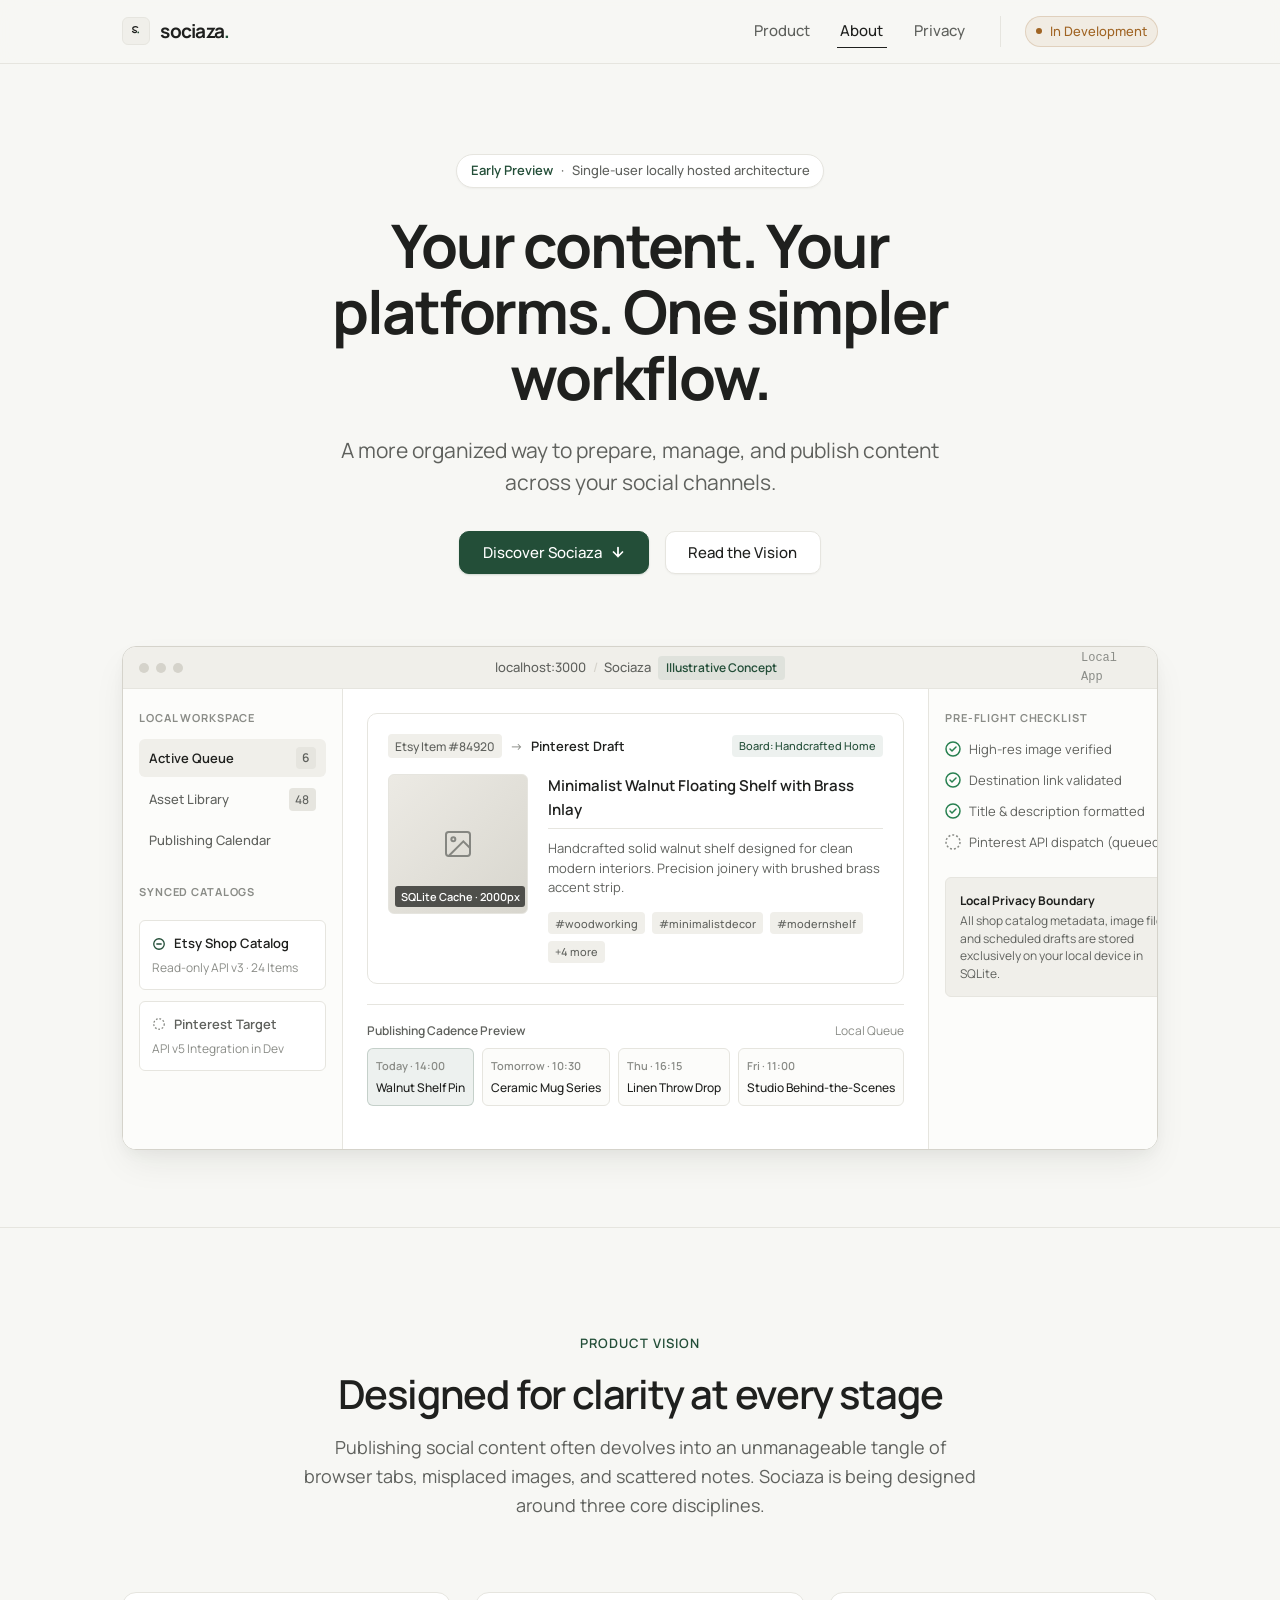
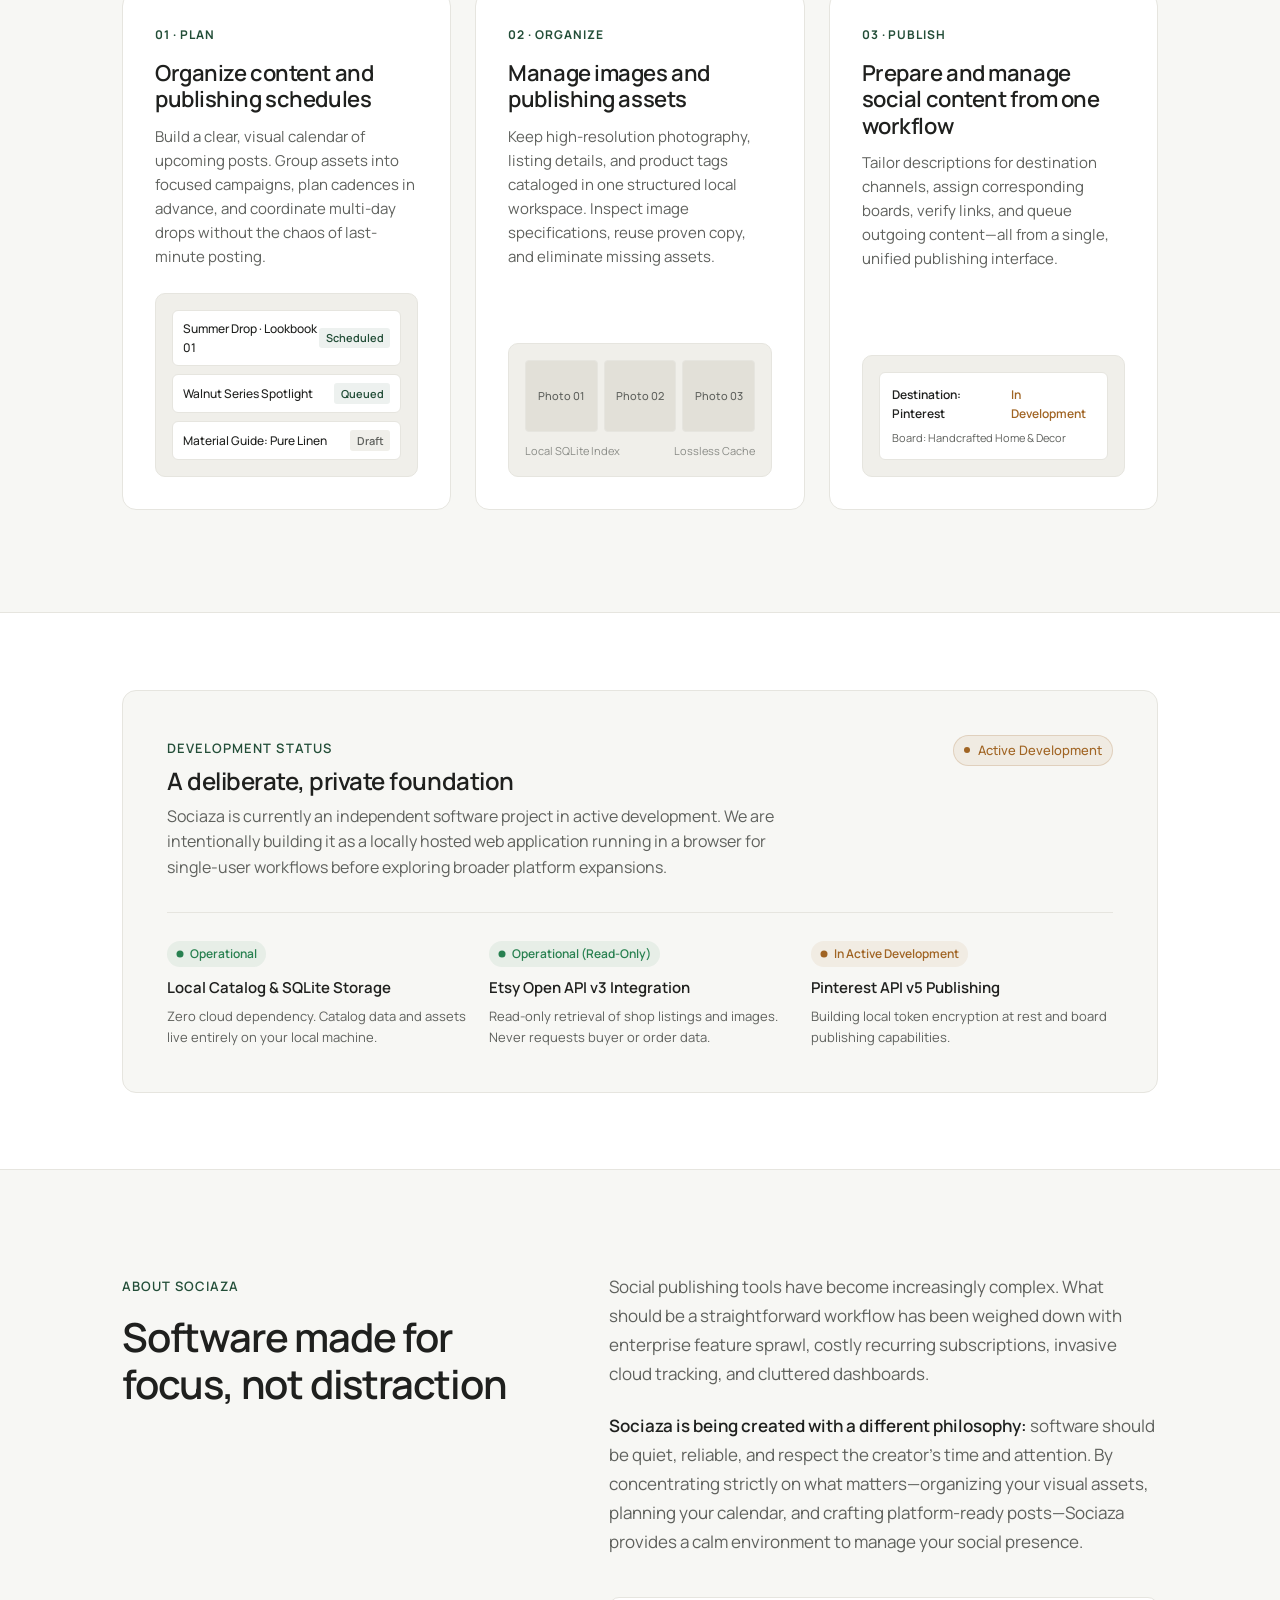
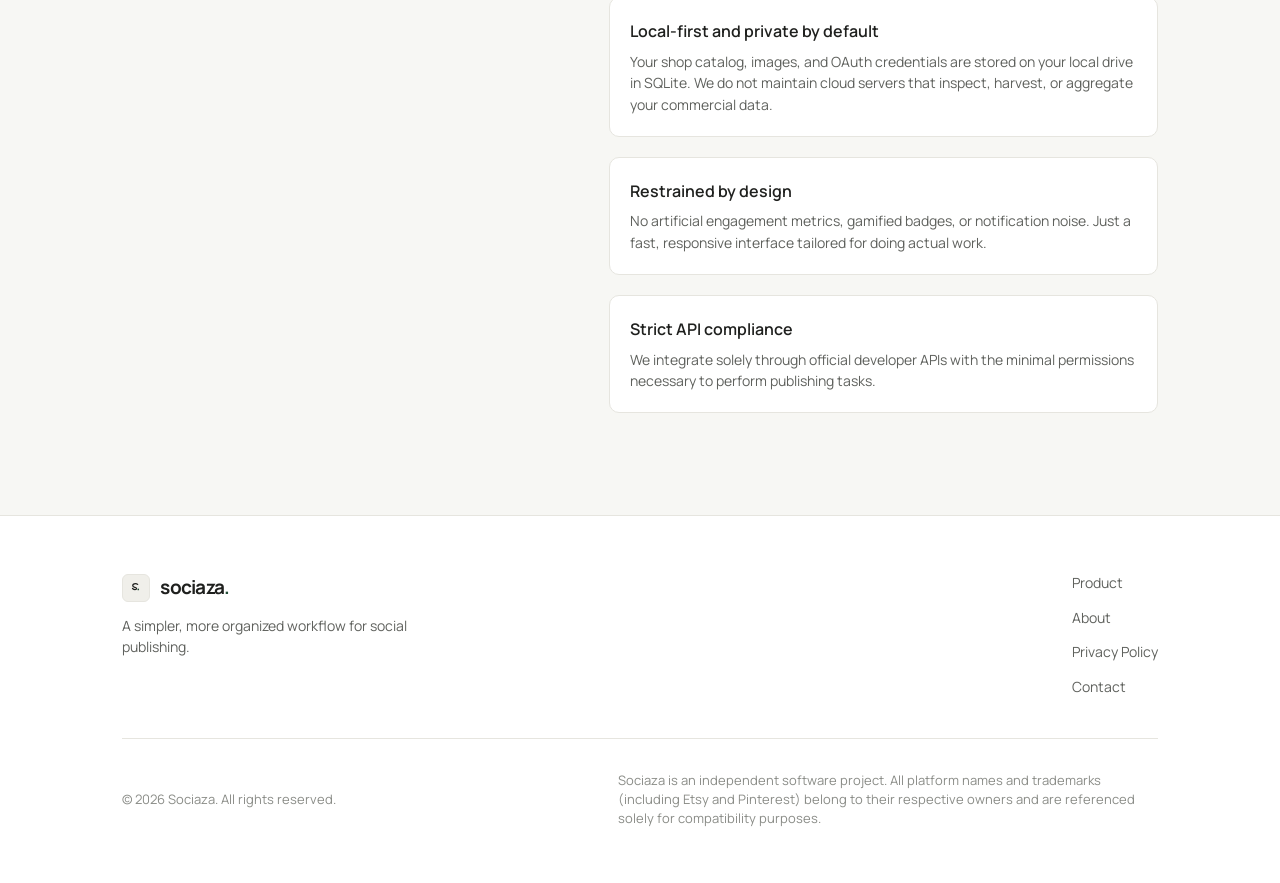
<file: index.html>
<!DOCTYPE html>
<html lang="en">
<head>
  <meta charset="UTF-8">
  <meta name="viewport" content="width=device-width, initial-scale=1.0">
  <title>Sociaza — Calm, Organized Social Publishing</title>
  <meta name="description" content="A more organized way to prepare, manage, and publish content across your social channels. An elegant, privacy-first locally hosted web publishing workflow currently in development.">
  <meta name="author" content="Sociaza">
  <link rel="canonical" href="https://sociaza.online/">

  <!-- Open Graph / Social Meta -->
  <meta property="og:type" content="website">
  <meta property="og:url" content="https://sociaza.online/">
  <meta property="og:title" content="Sociaza — Calm, Organized Social Publishing">
  <meta property="og:description" content="A more organized way to prepare, manage, and publish content across your social channels.">
  <meta property="og:site_name" content="Sociaza">
  <meta property="og:image" content="https://sociaza.online/assets/images/sociaza-mark.svg">

  <!-- Twitter Card -->
  <meta name="twitter:card" content="summary">
  <meta name="twitter:title" content="Sociaza — Calm, Organized Social Publishing">
  <meta name="twitter:description" content="A more organized way to prepare, manage, and publish content across your social channels.">

  <!-- Favicon -->
  <link rel="icon" type="image/svg+xml" href="favicon.svg">

  <!-- Typography: Manrope with system fallbacks -->
  <link rel="preconnect" href="https://fonts.googleapis.com">
  <link rel="preconnect" href="https://fonts.gstatic.com" crossorigin>
  <link href="https://fonts.googleapis.com/css2?family=Manrope:wght@400;500;600;700&display=swap" rel="stylesheet">

  <!-- Stylesheet -->
  <link rel="stylesheet" href="assets/css/styles.css">
</head>
<body id="top">
  <!-- Accessibility Skip Link -->
  <a href="#main-content" class="skip-link">Skip to main content</a>

  <!-- Site Header -->
  <header class="site-header" role="banner">
    <div class="container header-inner">
      <!-- Brand Logo & Wordmark -->
      <a href="#top" class="brand" aria-label="Sociaza home">
        <span class="brand-mark" aria-hidden="true">
          <svg viewBox="0 0 32 32" width="18" height="18" fill="none">
            <path d="M19 9.5C18 8.6 16.6 8.2 15 8.2C12 8.2 10.2 9.8 10.2 12C10.2 15.4 17 14.3 17 17C17 18.2 15.9 19 14.3 19C12.5 19 11 18.1 9.8 16.9" stroke="#1F201E" stroke-width="2.2" stroke-linecap="round" stroke-linejoin="round"/>
            <circle cx="20" cy="18.5" r="1.5" fill="#234E38"/>
          </svg>
        </span>
        <span class="brand-name">sociaza<span class="brand-dot">.</span></span>
      </a>

      <!-- Desktop Navigation -->
      <nav class="nav-desktop" aria-label="Primary navigation">
        <ul class="nav-links" role="list">
          <li><a href="#product" class="nav-link">Product</a></li>
          <li><a href="#about" class="nav-link">About</a></li>
          <li><a href="/privacy/" class="nav-link">Privacy</a></li>
        </ul>
        <div class="nav-badge-wrap">
          <span class="badge-status" title="Sociaza is currently in private development">
            <span class="status-dot status-dot-pulse" aria-hidden="true"></span>
            In Development
          </span>
        </div>
      </nav>

      <!-- Mobile Navigation Toggle -->
      <button type="button" class="nav-toggle" aria-expanded="false" aria-label="Toggle navigation menu" aria-controls="mobile-nav-drawer">
        <span class="nav-toggle-icon" aria-hidden="true">
          <span></span>
          <span></span>
          <span></span>
        </span>
      </button>
    </div>
  </header>

  <!-- Mobile Navigation Drawer -->
  <div id="mobile-nav-drawer" class="mobile-nav" role="dialog" aria-modal="true" aria-label="Mobile menu">
    <ul class="mobile-nav-links" role="list">
      <li><a href="#product" class="mobile-nav-link">Product</a></li>
      <li><a href="#about" class="mobile-nav-link">About</a></li>
      <li><a href="/privacy/" class="mobile-nav-link">Privacy Policy</a></li>
      <li><a href="mailto:contact@sociaza.online" class="mobile-nav-link">Contact</a></li>
    </ul>
    <div class="mobile-nav-footer">
      <span class="badge-status">
        <span class="status-dot status-dot-pulse" aria-hidden="true"></span>
        Currently in Private Development
      </span>
      <p style="font-size: 0.8125rem; color: var(--text-tertiary);">sociaza.online · All rights reserved</p>
    </div>
  </div>

  <!-- Main Content -->
  <main id="main-content">
    <!-- Hero Section -->
    <section class="section-hero" aria-labelledby="hero-title">
      <div class="container">
        <div class="hero-content">
          <div class="hero-pill">
            <span class="hero-pill-badge">Early Preview</span>
            <span>·</span>
            <span>Single-user locally hosted architecture</span>
          </div>

          <h1 id="hero-title" class="hero-title">
            Your content. Your platforms. One simpler workflow.
          </h1>

          <p class="hero-subtitle">
            A more organized way to prepare, manage, and publish content across your social channels.
          </p>

          <div class="hero-actions">
            <a href="#product" class="btn btn-primary">
              Discover Sociaza
              <svg viewBox="0 0 16 16" fill="none" aria-hidden="true">
                <path d="M8 3.5V12.5M8 12.5L3.5 8M8 12.5L12.5 8" stroke="currentColor" stroke-width="1.75" stroke-linecap="round" stroke-linejoin="round"/>
              </svg>
            </a>
            <a href="#about" class="btn btn-secondary">Read the Vision</a>
          </div>
        </div>

        <!-- Product Interface Preview (Authentic CSS/SVG UI Window) -->
        <div class="product-mockup-wrapper" aria-label="Illustrative preview of the Sociaza browser-based local application interface">
          <div class="mockup-window-header">
            <div class="window-dots" aria-hidden="true">
              <span class="window-dot"></span>
              <span class="window-dot"></span>
              <span class="window-dot"></span>
            </div>
            <div class="window-title">
              <span>localhost:3000</span>
              <span style="color: var(--border-medium);">/</span>
              <span>Sociaza</span>
              <span class="window-status-pill">Illustrative Concept</span>
            </div>
            <div class="window-actions">
              <span style="font-size: 0.75rem; color: var(--text-tertiary); font-family: var(--font-mono);">Local App</span>
            </div>
          </div>

          <div class="mockup-body">
            <!-- Left: Workspace Navigation -->
            <div class="mockup-sidebar">
              <div class="mockup-section-label">Local Workspace</div>
              <div class="mockup-nav-item is-selected">
                <span>Active Queue</span>
                <span class="mockup-count-pill">6</span>
              </div>
              <div class="mockup-nav-item">
                <span>Asset Library</span>
                <span class="mockup-count-pill">48</span>
              </div>
              <div class="mockup-nav-item">
                <span>Publishing Calendar</span>
              </div>

              <div class="mockup-section-label" style="margin-top: 1.5rem;">Synced Catalogs</div>
              <div class="mockup-channel-card">
                <div class="channel-card-head">
                  <svg width="14" height="14" viewBox="0 0 16 16" fill="none" aria-hidden="true">
                    <circle cx="8" cy="8" r="6" stroke="#234E38" stroke-width="1.5"/>
                    <path d="M5.5 8H10.5" stroke="#234E38" stroke-width="1.5" stroke-linecap="round"/>
                  </svg>
                  <span>Etsy Shop Catalog</span>
                </div>
                <div class="channel-card-sub">Read-only API v3 · 24 Items</div>
              </div>

              <div class="mockup-channel-card" style="margin-top: 0.65rem;">
                <div class="channel-card-head" style="color: var(--text-secondary);">
                  <svg width="14" height="14" viewBox="0 0 16 16" fill="none" aria-hidden="true">
                    <circle cx="8" cy="8" r="6" stroke="#8A8C87" stroke-width="1.5" stroke-dasharray="2 2"/>
                  </svg>
                  <span>Pinterest Target</span>
                </div>
                <div class="channel-card-sub">API v5 Integration in Dev</div>
              </div>
            </div>

            <!-- Center: Publishing Composer -->
            <div class="mockup-main">
              <div class="composer-card">
                <div class="composer-header">
                  <div class="composer-source">
                    <span class="source-tag">Etsy Item #84920</span>
                    <span style="color: var(--text-tertiary);">→</span>
                    <span style="font-weight: 600; font-size: 0.8125rem;">Pinterest Draft</span>
                  </div>
                  <span class="tag-chip" style="background-color: var(--accent-light); color: var(--accent);">Board: Handcrafted Home</span>
                </div>

                <div class="composer-preview-grid">
                  <div class="composer-asset-box">
                    <svg class="asset-box-icon" viewBox="0 0 24 24" fill="none" stroke="currentColor" stroke-width="1.5">
                      <rect x="3" y="3" width="18" height="18" rx="2"/>
                      <circle cx="8.5" cy="8.5" r="1.5"/>
                      <path d="M21 15L16 10L5 21"/>
                    </svg>
                    <span class="asset-badge-local">SQLite Cache · 2000px</span>
                  </div>

                  <div class="composer-fields">
                    <div class="composer-title-field">
                      Minimalist Walnut Floating Shelf with Brass Inlay
                    </div>
                    <div class="composer-desc-field">
                      Handcrafted solid walnut shelf designed for clean modern interiors. Precision joinery with brushed brass accent strip.
                    </div>
                    <div class="composer-tags-row">
                      <span class="tag-chip">#woodworking</span>
                      <span class="tag-chip">#minimalistdecor</span>
                      <span class="tag-chip">#modernshelf</span>
                      <span class="tag-chip">+4 more</span>
                    </div>
                  </div>
                </div>
              </div>

              <!-- Timeline Preview -->
              <div class="timeline-strip">
                <div class="timeline-label">
                  <span>Publishing Cadence Preview</span>
                  <span style="color: var(--text-tertiary); font-weight: 400;">Local Queue</span>
                </div>
                <div class="timeline-slots">
                  <div class="timeline-slot is-active">
                    <div class="slot-time">Today · 14:00</div>
                    <div class="slot-title">Walnut Shelf Pin</div>
                  </div>
                  <div class="timeline-slot">
                    <div class="slot-time">Tomorrow · 10:30</div>
                    <div class="slot-title">Ceramic Mug Series</div>
                  </div>
                  <div class="timeline-slot">
                    <div class="slot-time">Thu · 16:15</div>
                    <div class="slot-title">Linen Throw Drop</div>
                  </div>
                  <div class="timeline-slot">
                    <div class="slot-time">Fri · 11:00</div>
                    <div class="slot-title">Studio Behind-the-Scenes</div>
                  </div>
                </div>
              </div>
            </div>

            <!-- Right: Inspection & Verification -->
            <div class="mockup-inspect">
              <div class="mockup-section-label">Pre-Flight Checklist</div>
              <div class="checklist-group">
                <div class="checklist-item">
                  <svg class="checklist-icon-ok" width="16" height="16" viewBox="0 0 16 16" fill="none">
                    <circle cx="8" cy="8" r="7" stroke="currentColor" stroke-width="1.5"/>
                    <path d="M5 8L7 10L11 6" stroke="currentColor" stroke-width="1.5" stroke-linecap="round" stroke-linejoin="round"/>
                  </svg>
                  <span>High-res image verified</span>
                </div>
                <div class="checklist-item">
                  <svg class="checklist-icon-ok" width="16" height="16" viewBox="0 0 16 16" fill="none">
                    <circle cx="8" cy="8" r="7" stroke="currentColor" stroke-width="1.5"/>
                    <path d="M5 8L7 10L11 6" stroke="currentColor" stroke-width="1.5" stroke-linecap="round" stroke-linejoin="round"/>
                  </svg>
                  <span>Destination link validated</span>
                </div>
                <div class="checklist-item">
                  <svg class="checklist-icon-ok" width="16" height="16" viewBox="0 0 16 16" fill="none">
                    <circle cx="8" cy="8" r="7" stroke="currentColor" stroke-width="1.5"/>
                    <path d="M5 8L7 10L11 6" stroke="currentColor" stroke-width="1.5" stroke-linecap="round" stroke-linejoin="round"/>
                  </svg>
                  <span>Title & description formatted</span>
                </div>
                <div class="checklist-item">
                  <svg class="checklist-icon-pending" width="16" height="16" viewBox="0 0 16 16" fill="none">
                    <circle cx="8" cy="8" r="7" stroke="currentColor" stroke-width="1.5" stroke-dasharray="2 2"/>
                  </svg>
                  <span>Pinterest API dispatch (queued)</span>
                </div>
              </div>

              <div class="mockup-callout">
                <strong>Local Privacy Boundary</strong>
                All shop catalog metadata, image files, and scheduled drafts are stored exclusively on your local device in SQLite.
              </div>
            </div>
          </div>
        </div>
      </div>
    </section>

    <!-- Product Section -->
    <section id="product" class="section-product" aria-labelledby="product-heading">
      <div class="container">
        <div class="section-head">
          <div class="eyebrow">Product Vision</div>
          <h2 id="product-heading" class="section-title">Designed for clarity at every stage</h2>
          <p class="section-subtitle">
            Publishing social content often devolves into an unmanageable tangle of browser tabs, misplaced images, and scattered notes. Sociaza is being designed around three core disciplines.
          </p>
        </div>

        <div class="pillar-grid">
          <!-- Pillar 1: Plan -->
          <article class="pillar-card">
            <div class="pillar-badge">01 · Plan</div>
            <h3 class="pillar-title">Organize content and publishing schedules</h3>
            <p class="pillar-desc">
              Build a clear, visual calendar of upcoming posts. Group assets into focused campaigns, plan cadences in advance, and coordinate multi-day drops without the chaos of last-minute posting.
            </p>
            <div class="pillar-visual" aria-hidden="true">
              <div class="plan-micro-list">
                <div class="plan-micro-item">
                  <span class="plan-micro-title">Summer Drop · Lookbook 01</span>
                  <span class="plan-micro-status">Scheduled</span>
                </div>
                <div class="plan-micro-item">
                  <span class="plan-micro-title">Walnut Series Spotlight</span>
                  <span class="plan-micro-status">Queued</span>
                </div>
                <div class="plan-micro-item">
                  <span class="plan-micro-title">Material Guide: Pure Linen</span>
                  <span class="plan-micro-status" style="background-color: var(--bg-subtle); color: var(--text-secondary);">Draft</span>
                </div>
              </div>
            </div>
          </article>

          <!-- Pillar 2: Organize -->
          <article class="pillar-card">
            <div class="pillar-badge">02 · Organize</div>
            <h3 class="pillar-title">Manage images and publishing assets</h3>
            <p class="pillar-desc">
              Keep high-resolution photography, listing details, and product tags cataloged in one structured local workspace. Inspect image specifications, reuse proven copy, and eliminate missing assets.
            </p>
            <div class="pillar-visual" aria-hidden="true">
              <div class="organize-micro-grid">
                <div class="organize-micro-thumb">
                  <span>Photo 01</span>
                </div>
                <div class="organize-micro-thumb">
                  <span>Photo 02</span>
                </div>
                <div class="organize-micro-thumb">
                  <span>Photo 03</span>
                </div>
              </div>
              <div style="margin-top: 0.65rem; display: flex; justify-content: space-between; font-size: 0.6875rem; color: var(--text-tertiary);">
                <span>Local SQLite Index</span>
                <span>Lossless Cache</span>
              </div>
            </div>
          </article>

          <!-- Pillar 3: Publish -->
          <article class="pillar-card">
            <div class="pillar-badge">03 · Publish</div>
            <h3 class="pillar-title">Prepare and manage social content from one workflow</h3>
            <p class="pillar-desc">
              Tailor descriptions for destination channels, assign corresponding boards, verify links, and queue outgoing content—all from a single, unified publishing interface.
            </p>
            <div class="pillar-visual" aria-hidden="true">
              <div class="publish-micro-card">
                <div class="publish-micro-row">
                  <span>Destination: Pinterest</span>
                  <span style="color: var(--status-dev); font-size: 0.75rem; font-weight: 600;">In Development</span>
                </div>
                <div class="publish-micro-sub">
                  Board: Handcrafted Home &amp; Decor
                </div>
              </div>
            </div>
          </article>
        </div>
      </div>
    </section>

    <!-- Development Status Callout -->
    <section class="section-status" aria-labelledby="status-heading">
      <div class="container">
        <div class="status-box">
          <div class="status-header-row">
            <div class="status-title-group">
              <div class="eyebrow" style="margin-bottom: 0.5rem;">Development Status</div>
              <h3 id="status-heading">A deliberate, private foundation</h3>
              <p>
                Sociaza is currently an independent software project in active development. We are intentionally building it as a locally hosted web application running in a browser for single-user workflows before exploring broader platform expansions.
              </p>
            </div>
            <span class="badge-status">
              <span class="status-dot status-dot-pulse" aria-hidden="true"></span>
              Active Development
            </span>
          </div>

          <div class="status-grid">
            <div class="status-cell">
              <span class="status-cell-tag operational">
                <svg width="8" height="8" viewBox="0 0 8 8" fill="currentColor" aria-hidden="true"><circle cx="4" cy="4" r="3.5"/></svg>
                Operational
              </span>
              <div class="status-cell-name">Local Catalog &amp; SQLite Storage</div>
              <div class="status-cell-desc">Zero cloud dependency. Catalog data and assets live entirely on your local machine.</div>
            </div>

            <div class="status-cell">
              <span class="status-cell-tag operational">
                <svg width="8" height="8" viewBox="0 0 8 8" fill="currentColor" aria-hidden="true"><circle cx="4" cy="4" r="3.5"/></svg>
                Operational (Read-Only)
              </span>
              <div class="status-cell-name">Etsy Open API v3 Integration</div>
              <div class="status-cell-desc">Read-only retrieval of shop listings and images. Never requests buyer or order data.</div>
            </div>

            <div class="status-cell">
              <span class="status-cell-tag in-dev">
                <svg width="8" height="8" viewBox="0 0 8 8" fill="currentColor" aria-hidden="true"><circle cx="4" cy="4" r="3.5"/></svg>
                In Active Development
              </span>
              <div class="status-cell-name">Pinterest API v5 Publishing</div>
              <div class="status-cell-desc">Building local token encryption at rest and board publishing capabilities.</div>
            </div>
          </div>
        </div>
      </div>
    </section>

    <!-- About Section -->
    <section id="about" class="section-about" aria-labelledby="about-heading">
      <div class="container">
        <div class="about-layout">
          <div class="about-sticky-side">
            <div class="eyebrow">About Sociaza</div>
            <h2 id="about-heading">Software made for focus, not distraction</h2>
          </div>

          <div class="about-narrative">
            <p>
              Social publishing tools have become increasingly complex. What should be a straightforward workflow has been weighed down with enterprise feature sprawl, costly recurring subscriptions, invasive cloud tracking, and cluttered dashboards.
            </p>
            <p>
              <strong>Sociaza is being created with a different philosophy:</strong> software should be quiet, reliable, and respect the creator's time and attention. By concentrating strictly on what matters—organizing your visual assets, planning your calendar, and crafting platform-ready posts—Sociaza provides a calm environment to manage your social presence.
            </p>

            <div class="principles-list">
              <div class="principle-item">
                <div class="principle-title">Local-first and private by default</div>
                <div class="principle-desc">
                  Your shop catalog, images, and OAuth credentials are stored on your local drive in SQLite. We do not maintain cloud servers that inspect, harvest, or aggregate your commercial data.
                </div>
              </div>

              <div class="principle-item">
                <div class="principle-title">Restrained by design</div>
                <div class="principle-desc">
                  No artificial engagement metrics, gamified badges, or notification noise. Just a fast, responsive interface tailored for doing actual work.
                </div>
              </div>

              <div class="principle-item">
                <div class="principle-title">Strict API compliance</div>
                <div class="principle-desc">
                  We integrate solely through official developer APIs with the minimal permissions necessary to perform publishing tasks.
                </div>
              </div>
            </div>
          </div>
        </div>
      </div>
    </section>
  </main>

  <!-- Site Footer -->
  <footer class="site-footer" role="contentinfo">
    <div class="container">
      <div class="footer-top">
        <div class="footer-brand-col">
          <a href="#top" class="brand" aria-label="Sociaza home">
            <span class="brand-mark" aria-hidden="true">
              <svg viewBox="0 0 32 32" width="18" height="18" fill="none">
                <path d="M19 9.5C18 8.6 16.6 8.2 15 8.2C12 8.2 10.2 9.8 10.2 12C10.2 15.4 17 14.3 17 17C17 18.2 15.9 19 14.3 19C12.5 19 11 18.1 9.8 16.9" stroke="#1F201E" stroke-width="2.2" stroke-linecap="round" stroke-linejoin="round"/>
                <circle cx="20" cy="18.5" r="1.5" fill="#234E38"/>
              </svg>
            </span>
            <span class="brand-name">sociaza<span class="brand-dot">.</span></span>
          </a>
          <p class="footer-tagline">
            A simpler, more organized workflow for social publishing.
          </p>
        </div>

        <div class="footer-links-col">
          <ul class="footer-nav-list" role="list">
            <li><a href="#product" class="footer-nav-link">Product</a></li>
            <li><a href="#about" class="footer-nav-link">About</a></li>
            <li><a href="/privacy/" class="footer-nav-link">Privacy Policy</a></li>
            <li><a href="mailto:contact@sociaza.online" class="footer-nav-link">Contact</a></li>
          </ul>
        </div>
      </div>

      <div class="footer-bottom">
        <div>&copy; 2026 Sociaza. All rights reserved.</div>
        <div class="footer-disclaimer">
          Sociaza is an independent software project. All platform names and trademarks (including Etsy and Pinterest) belong to their respective owners and are referenced solely for compatibility purposes.
        </div>
      </div>
    </div>
  </footer>

  <!-- Core Script -->
  <script src="assets/js/main.js"></script>
</body>
</html>
</file>
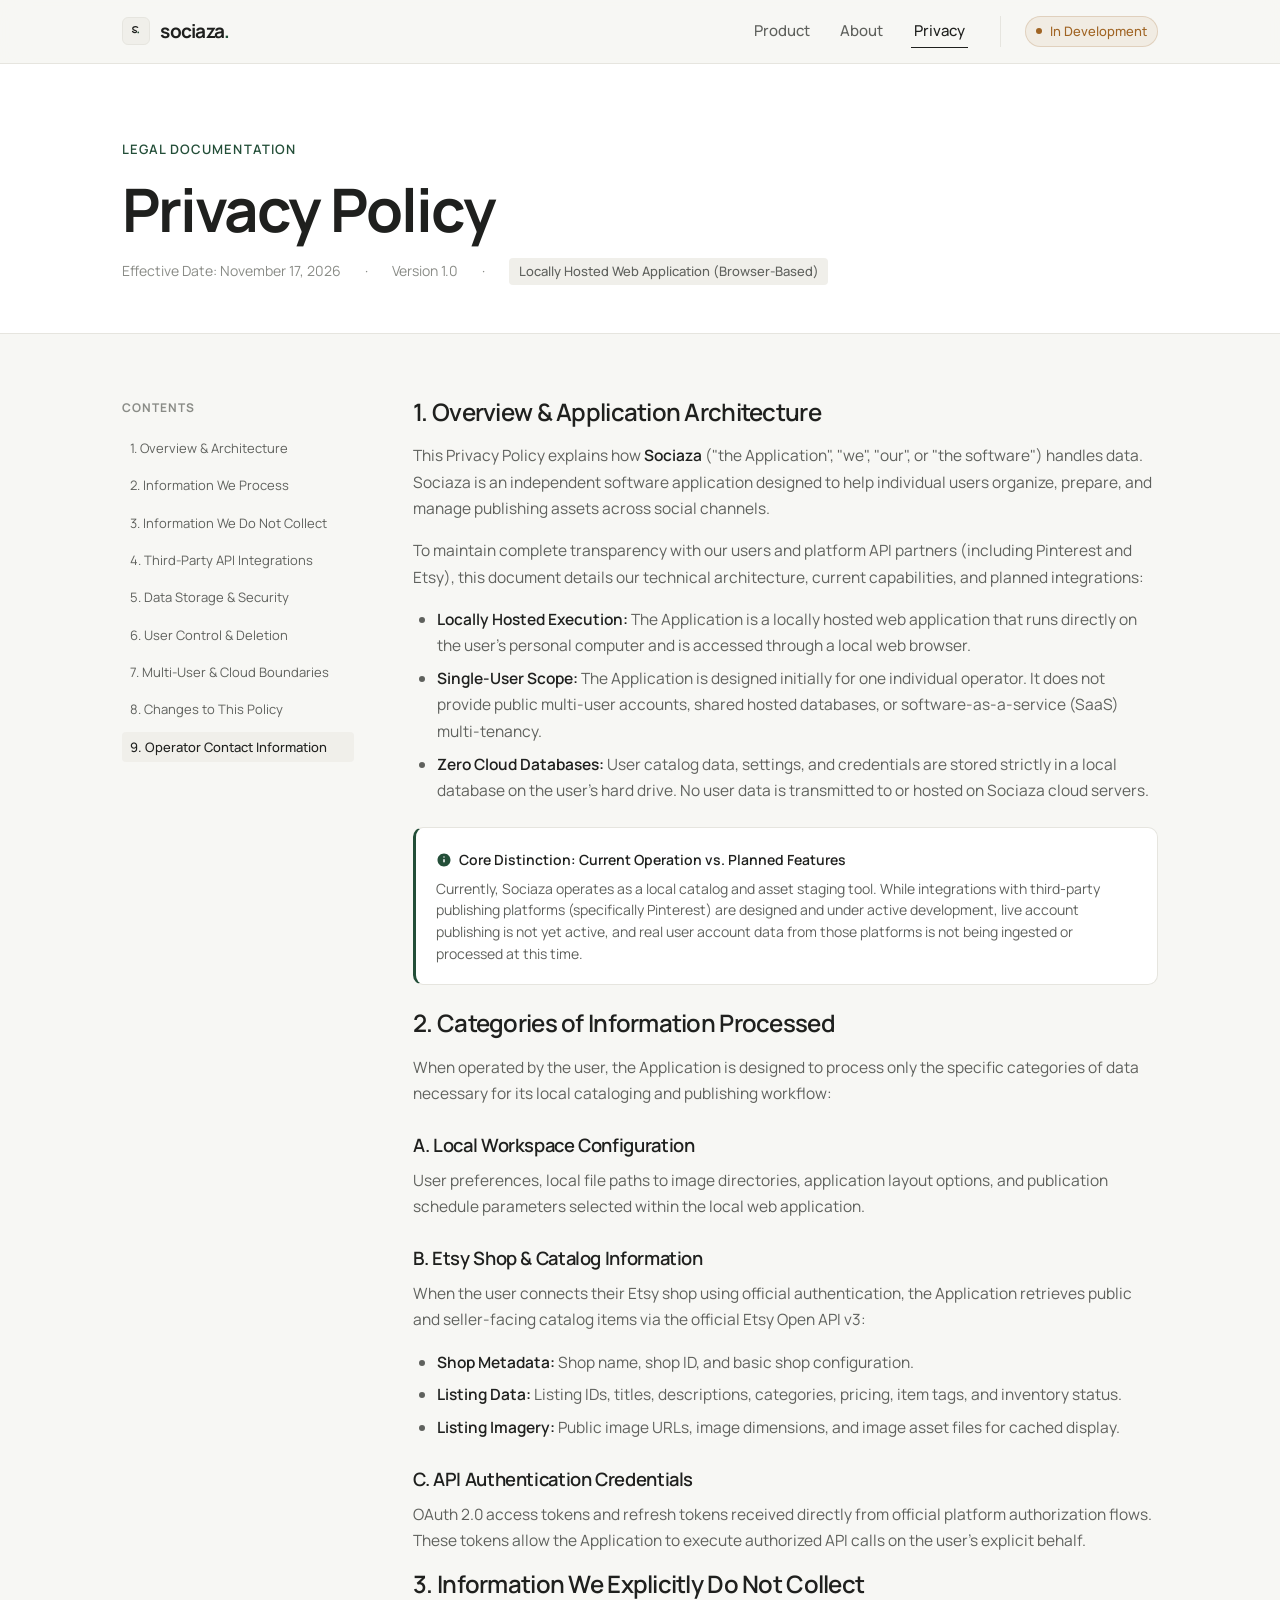
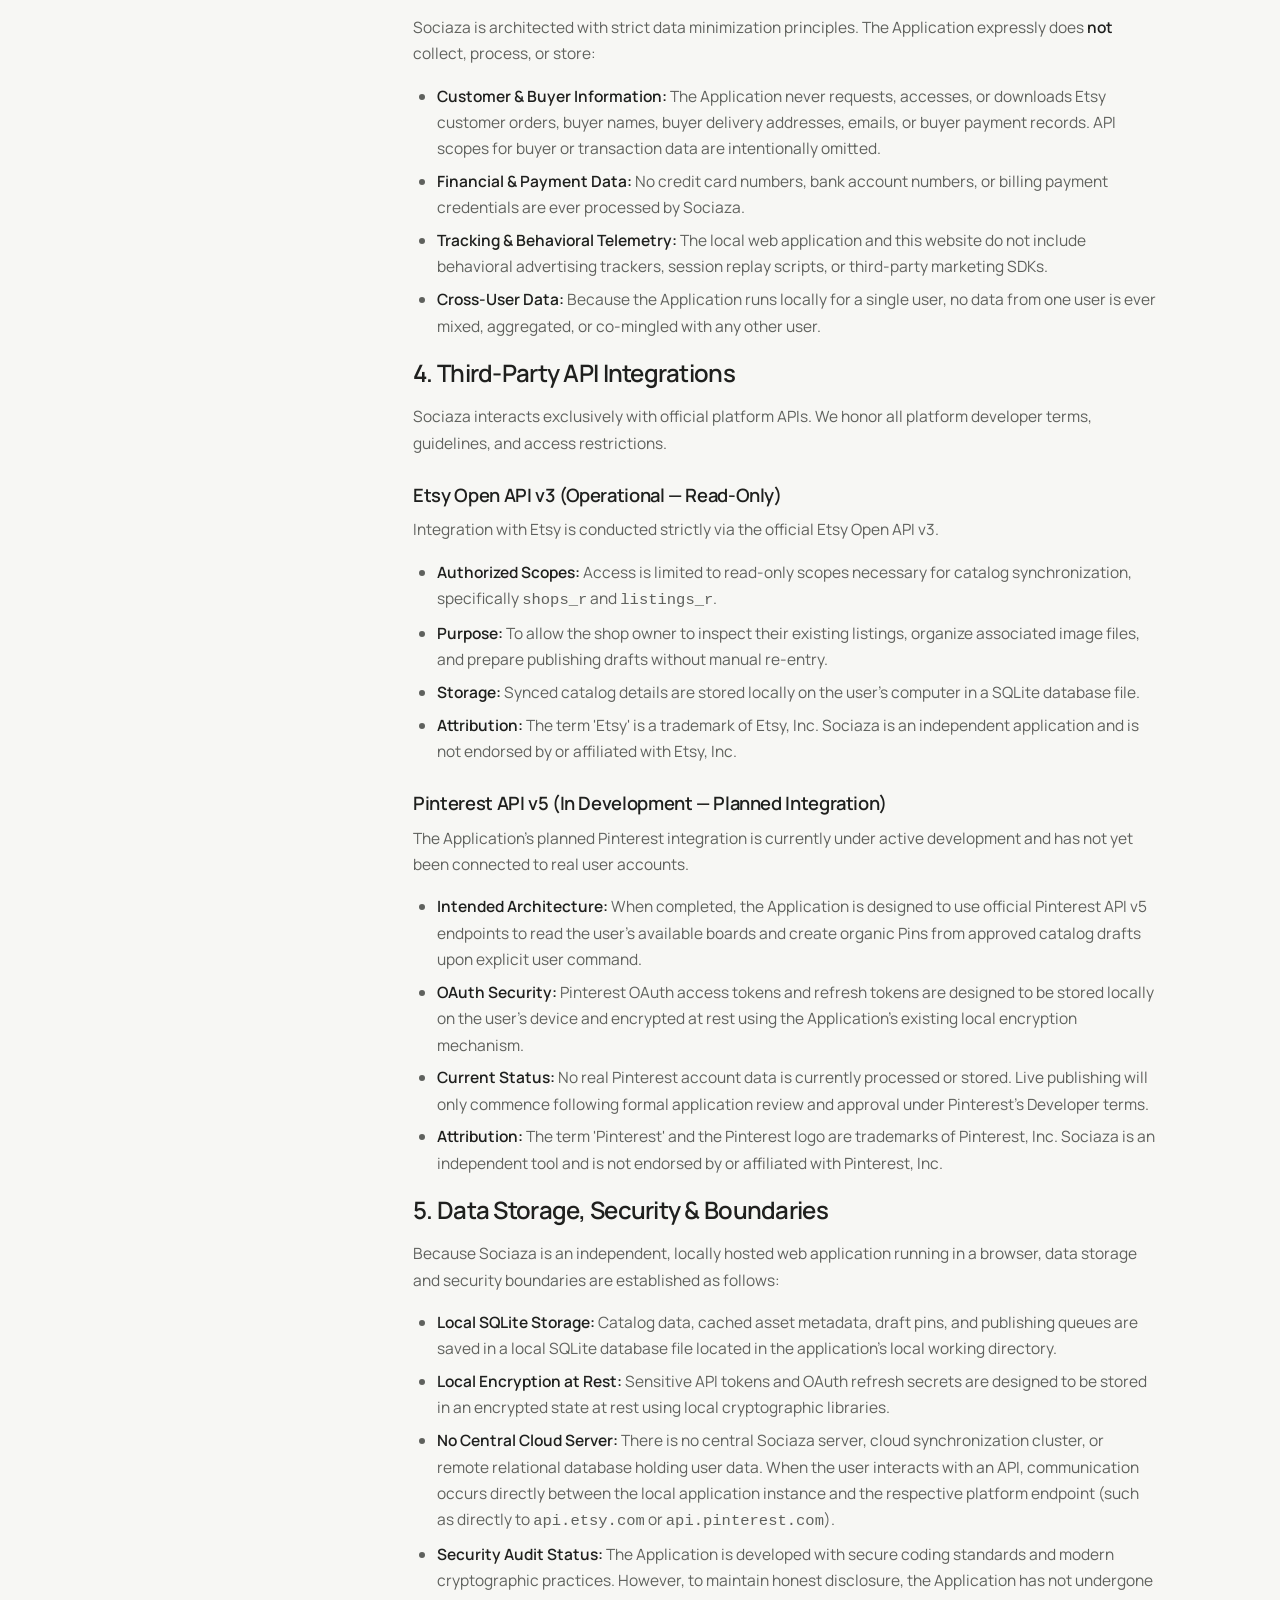
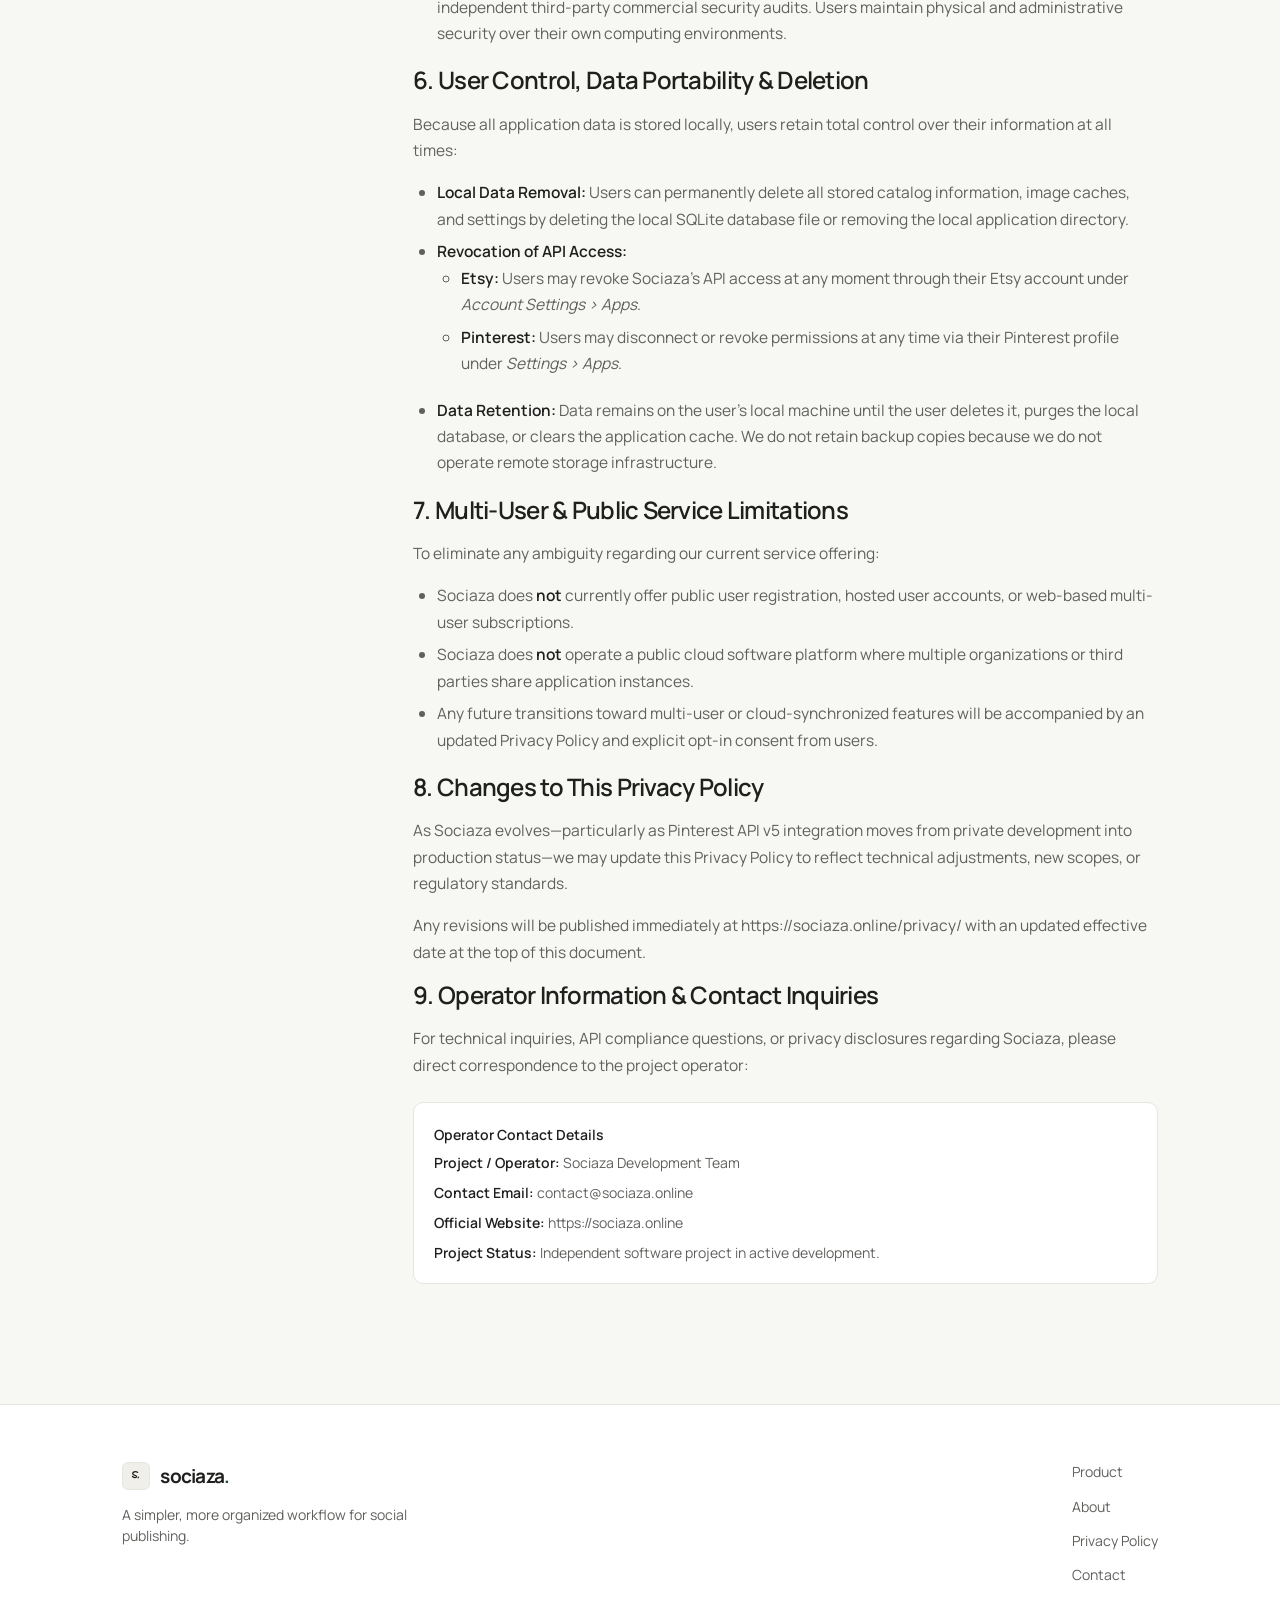
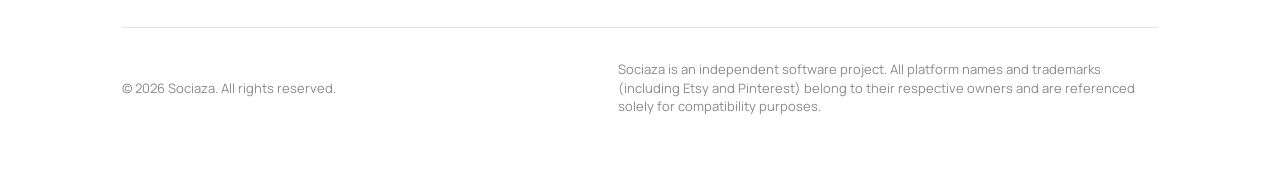
<file: privacy/index.html>
<!DOCTYPE html>
<html lang="en">
<head>
  <meta charset="UTF-8">
  <meta name="viewport" content="width=device-width, initial-scale=1.0">
  <title>Privacy Policy — Sociaza</title>
  <meta name="description" content="Privacy Policy for Sociaza. Learn how our single-user, locally hosted web application running in a browser handles local SQLite storage and official API integrations.">
  <meta name="author" content="Sociaza">
  <link rel="canonical" href="https://sociaza.online/privacy/">

  <!-- Open Graph / Social Meta -->
  <meta property="og:type" content="article">
  <meta property="og:url" content="https://sociaza.online/privacy/">
  <meta property="og:title" content="Privacy Policy — Sociaza">
  <meta property="og:description" content="Understand how Sociaza processes catalog data, stores tokens locally, and integrates with official developer APIs.">
  <meta property="og:site_name" content="Sociaza">
  <meta property="og:image" content="https://sociaza.online/assets/images/sociaza-mark.svg">

  <!-- Favicon -->
  <link rel="icon" type="image/svg+xml" href="../favicon.svg">

  <!-- Typography: Manrope with system fallbacks -->
  <link rel="preconnect" href="https://fonts.googleapis.com">
  <link rel="preconnect" href="https://fonts.gstatic.com" crossorigin>
  <link href="https://fonts.googleapis.com/css2?family=Manrope:wght@400;500;600;700&display=swap" rel="stylesheet">

  <!-- Stylesheet -->
  <link rel="stylesheet" href="../assets/css/styles.css">
</head>
<body id="top">
  <!-- Accessibility Skip Link -->
  <a href="#main-content" class="skip-link">Skip to main content</a>

  <!-- Site Header -->
  <header class="site-header" role="banner">
    <div class="container header-inner">
      <!-- Brand Logo & Wordmark -->
      <a href="../" class="brand" aria-label="Sociaza home">
        <span class="brand-mark" aria-hidden="true">
          <svg viewBox="0 0 32 32" width="18" height="18" fill="none">
            <path d="M19 9.5C18 8.6 16.6 8.2 15 8.2C12 8.2 10.2 9.8 10.2 12C10.2 15.4 17 14.3 17 17C17 18.2 15.9 19 14.3 19C12.5 19 11 18.1 9.8 16.9" stroke="#1F201E" stroke-width="2.2" stroke-linecap="round" stroke-linejoin="round"/>
            <circle cx="20" cy="18.5" r="1.5" fill="#234E38"/>
          </svg>
        </span>
        <span class="brand-name">sociaza<span class="brand-dot">.</span></span>
      </a>

      <!-- Desktop Navigation -->
      <nav class="nav-desktop" aria-label="Primary navigation">
        <ul class="nav-links" role="list">
          <li><a href="../#product" class="nav-link">Product</a></li>
          <li><a href="../#about" class="nav-link">About</a></li>
          <li><a href="/privacy/" class="nav-link active">Privacy</a></li>
        </ul>
        <div class="nav-badge-wrap">
          <span class="badge-status">
            <span class="status-dot status-dot-pulse" aria-hidden="true"></span>
            In Development
          </span>
        </div>
      </nav>

      <!-- Mobile Navigation Toggle -->
      <button type="button" class="nav-toggle" aria-expanded="false" aria-label="Toggle navigation menu" aria-controls="mobile-nav-drawer">
        <span class="nav-toggle-icon" aria-hidden="true">
          <span></span>
          <span></span>
          <span></span>
        </span>
      </button>
    </div>
  </header>

  <!-- Mobile Navigation Drawer -->
  <div id="mobile-nav-drawer" class="mobile-nav" role="dialog" aria-modal="true" aria-label="Mobile menu">
    <ul class="mobile-nav-links" role="list">
      <li><a href="../#product" class="mobile-nav-link">Product</a></li>
      <li><a href="../#about" class="mobile-nav-link">About</a></li>
      <li><a href="/privacy/" class="mobile-nav-link">Privacy Policy</a></li>
      <li><a href="mailto:contact@sociaza.online" class="mobile-nav-link">Contact</a></li>
    </ul>
    <div class="mobile-nav-footer">
      <span class="badge-status">
        <span class="status-dot status-dot-pulse" aria-hidden="true"></span>
        Currently in Private Development
      </span>
      <p style="font-size: 0.8125rem; color: var(--text-tertiary);">sociaza.online · All rights reserved</p>
    </div>
  </div>

  <!-- Main Content -->
  <main id="main-content">
    <!-- Privacy Header -->
    <section class="privacy-page-header">
      <div class="container">
        <div class="eyebrow">Legal Documentation</div>
        <h1>Privacy Policy</h1>
        <div class="privacy-meta">
          <span>Effective Date: November 17, 2026</span>
          <span>·</span>
          <span>Version 1.0</span>
          <span>·</span>
          <span class="privacy-meta-badge">Locally Hosted Web Application (Browser-Based)</span>
        </div>
      </div>
    </section>

    <!-- Privacy Document Layout -->
    <div class="container privacy-body-wrapper">
      <div class="privacy-layout">
        <!-- Sidebar Navigation (Sticky on Desktop) -->
        <aside class="privacy-sidebar-nav" aria-label="Privacy policy sections">
          <div class="privacy-toc-title">Contents</div>
          <ul class="privacy-toc-list" role="list">
            <li><a href="#overview" class="privacy-toc-link">1. Overview &amp; Architecture</a></li>
            <li><a href="#data-processed" class="privacy-toc-link">2. Information We Process</a></li>
            <li><a href="#excluded-data" class="privacy-toc-link">3. Information We Do Not Collect</a></li>
            <li><a href="#third-party-apis" class="privacy-toc-link">4. Third-Party API Integrations</a></li>
            <li><a href="#storage-security" class="privacy-toc-link">5. Data Storage &amp; Security</a></li>
            <li><a href="#user-control" class="privacy-toc-link">6. User Control &amp; Deletion</a></li>
            <li><a href="#multi-user" class="privacy-toc-link">7. Multi-User &amp; Cloud Boundaries</a></li>
            <li><a href="#updates" class="privacy-toc-link">8. Changes to This Policy</a></li>
            <li><a href="#contact" class="privacy-toc-link">9. Operator Contact Information</a></li>
          </ul>
        </aside>

        <!-- Document Content -->
        <article class="privacy-content">
          <!-- Section 1 -->
          <section id="overview">
            <h2>1. Overview &amp; Application Architecture</h2>
            <p>
              This Privacy Policy explains how <strong>Sociaza</strong> ("the Application", "we", "our", or "the software") handles data. Sociaza is an independent software application designed to help individual users organize, prepare, and manage publishing assets across social channels.
            </p>
            <p>
              To maintain complete transparency with our users and platform API partners (including Pinterest and Etsy), this document details our technical architecture, current capabilities, and planned integrations:
            </p>
            <ul>
              <li><strong>Locally Hosted Execution:</strong> The Application is a locally hosted web application that runs directly on the user's personal computer and is accessed through a local web browser.</li>
              <li><strong>Single-User Scope:</strong> The Application is designed initially for one individual operator. It does not provide public multi-user accounts, shared hosted databases, or software-as-a-service (SaaS) multi-tenancy.</li>
              <li><strong>Zero Cloud Databases:</strong> User catalog data, settings, and credentials are stored strictly in a local database on the user's hard drive. No user data is transmitted to or hosted on Sociaza cloud servers.</li>
            </ul>

            <div class="callout-box highlight">
              <div class="callout-box-title">
                <svg width="16" height="16" viewBox="0 0 16 16" fill="none" aria-hidden="true">
                  <path d="M8 1.5C4.41 1.5 1.5 4.41 1.5 8C1.5 11.59 4.41 14.5 8 14.5C11.59 14.5 14.5 11.59 14.5 8C14.5 4.41 11.59 1.5 8 1.5ZM8 10.5C7.59 10.5 7.25 10.16 7.25 9.75V7.75C7.25 7.34 7.59 7 8 7C8.41 7 8.75 7.34 8.75 7.75V9.75C8.75 10.16 8.41 10.5 8 10.5ZM8 5.75C7.59 5.75 7.25 5.41 7.25 5C7.25 4.59 7.59 4.25 8 4.25C8.41 4.25 8.75 4.59 8.75 5C8.75 5.41 8.41 5.75 8 5.75Z" fill="#234E38"/>
                </svg>
                Core Distinction: Current Operation vs. Planned Features
              </div>
              <p>
                Currently, Sociaza operates as a local catalog and asset staging tool. While integrations with third-party publishing platforms (specifically Pinterest) are designed and under active development, live account publishing is not yet active, and real user account data from those platforms is not being ingested or processed at this time.
              </p>
            </div>
          </section>

          <!-- Section 2 -->
          <section id="data-processed">
            <h2>2. Categories of Information Processed</h2>
            <p>
              When operated by the user, the Application is designed to process only the specific categories of data necessary for its local cataloging and publishing workflow:
            </p>

            <h3>A. Local Workspace Configuration</h3>
            <p>
              User preferences, local file paths to image directories, application layout options, and publication schedule parameters selected within the local web application.
            </p>

            <h3>B. Etsy Shop &amp; Catalog Information</h3>
            <p>
              When the user connects their Etsy shop using official authentication, the Application retrieves public and seller-facing catalog items via the official Etsy Open API v3:
            </p>
            <ul>
              <li><strong>Shop Metadata:</strong> Shop name, shop ID, and basic shop configuration.</li>
              <li><strong>Listing Data:</strong> Listing IDs, titles, descriptions, categories, pricing, item tags, and inventory status.</li>
              <li><strong>Listing Imagery:</strong> Public image URLs, image dimensions, and image asset files for cached display.</li>
            </ul>

            <h3>C. API Authentication Credentials</h3>
            <p>
              OAuth 2.0 access tokens and refresh tokens received directly from official platform authorization flows. These tokens allow the Application to execute authorized API calls on the user's explicit behalf.
            </p>
          </section>

          <!-- Section 3 -->
          <section id="excluded-data">
            <h2>3. Information We Explicitly Do Not Collect</h2>
            <p>
              Sociaza is architected with strict data minimization principles. The Application expressly does <strong>not</strong> collect, process, or store:
            </p>
            <ul>
              <li><strong>Customer &amp; Buyer Information:</strong> The Application never requests, accesses, or downloads Etsy customer orders, buyer names, buyer delivery addresses, emails, or buyer payment records. API scopes for buyer or transaction data are intentionally omitted.</li>
              <li><strong>Financial &amp; Payment Data:</strong> No credit card numbers, bank account numbers, or billing payment credentials are ever processed by Sociaza.</li>
              <li><strong>Tracking &amp; Behavioral Telemetry:</strong> The local web application and this website do not include behavioral advertising trackers, session replay scripts, or third-party marketing SDKs.</li>
              <li><strong>Cross-User Data:</strong> Because the Application runs locally for a single user, no data from one user is ever mixed, aggregated, or co-mingled with any other user.</li>
            </ul>
          </section>

          <!-- Section 4 -->
          <section id="third-party-apis">
            <h2>4. Third-Party API Integrations</h2>
            <p>
              Sociaza interacts exclusively with official platform APIs. We honor all platform developer terms, guidelines, and access restrictions.
            </p>

            <h3>Etsy Open API v3 (Operational — Read-Only)</h3>
            <p>
              Integration with Etsy is conducted strictly via the official Etsy Open API v3.
            </p>
            <ul>
              <li><strong>Authorized Scopes:</strong> Access is limited to read-only scopes necessary for catalog synchronization, specifically <code>shops_r</code> and <code>listings_r</code>.</li>
              <li><strong>Purpose:</strong> To allow the shop owner to inspect their existing listings, organize associated image files, and prepare publishing drafts without manual re-entry.</li>
              <li><strong>Storage:</strong> Synced catalog details are stored locally on the user's computer in a SQLite database file.</li>
              <li><strong>Attribution:</strong> The term 'Etsy' is a trademark of Etsy, Inc. Sociaza is an independent application and is not endorsed by or affiliated with Etsy, Inc.</li>
            </ul>

            <h3>Pinterest API v5 (In Development — Planned Integration)</h3>
            <p>
              The Application's planned Pinterest integration is currently under active development and has not yet been connected to real user accounts.
            </p>
            <ul>
              <li><strong>Intended Architecture:</strong> When completed, the Application is designed to use official Pinterest API v5 endpoints to read the user's available boards and create organic Pins from approved catalog drafts upon explicit user command.</li>
              <li><strong>OAuth Security:</strong> Pinterest OAuth access tokens and refresh tokens are designed to be stored locally on the user's device and encrypted at rest using the Application's existing local encryption mechanism.</li>
              <li><strong>Current Status:</strong> No real Pinterest account data is currently processed or stored. Live publishing will only commence following formal application review and approval under Pinterest's Developer terms.</li>
              <li><strong>Attribution:</strong> The term 'Pinterest' and the Pinterest logo are trademarks of Pinterest, Inc. Sociaza is an independent tool and is not endorsed by or affiliated with Pinterest, Inc.</li>
            </ul>
          </section>

          <!-- Section 5 -->
          <section id="storage-security">
            <h2>5. Data Storage, Security &amp; Boundaries</h2>
            <p>
              Because Sociaza is an independent, locally hosted web application running in a browser, data storage and security boundaries are established as follows:
            </p>
            <ul>
              <li><strong>Local SQLite Storage:</strong> Catalog data, cached asset metadata, draft pins, and publishing queues are saved in a local SQLite database file located in the application's local working directory.</li>
              <li><strong>Local Encryption at Rest:</strong> Sensitive API tokens and OAuth refresh secrets are designed to be stored in an encrypted state at rest using local cryptographic libraries.</li>
              <li><strong>No Central Cloud Server:</strong> There is no central Sociaza server, cloud synchronization cluster, or remote relational database holding user data. When the user interacts with an API, communication occurs directly between the local application instance and the respective platform endpoint (such as directly to <code>api.etsy.com</code> or <code>api.pinterest.com</code>).</li>
              <li><strong>Security Audit Status:</strong> The Application is developed with secure coding standards and modern cryptographic practices. However, to maintain honest disclosure, the Application has not undergone independent third-party commercial security audits. Users maintain physical and administrative security over their own computing environments.</li>
            </ul>
          </section>

          <!-- Section 6 -->
          <section id="user-control">
            <h2>6. User Control, Data Portability &amp; Deletion</h2>
            <p>
              Because all application data is stored locally, users retain total control over their information at all times:
            </p>
            <ul>
              <li><strong>Local Data Removal:</strong> Users can permanently delete all stored catalog information, image caches, and settings by deleting the local SQLite database file or removing the local application directory.</li>
              <li><strong>Revocation of API Access:</strong>
                <ul>
                  <li><strong>Etsy:</strong> Users may revoke Sociaza's API access at any moment through their Etsy account under <em>Account Settings &gt; Apps</em>.</li>
                  <li><strong>Pinterest:</strong> Users may disconnect or revoke permissions at any time via their Pinterest profile under <em>Settings &gt; Apps</em>.</li>
                </ul>
              </li>
              <li><strong>Data Retention:</strong> Data remains on the user's local machine until the user deletes it, purges the local database, or clears the application cache. We do not retain backup copies because we do not operate remote storage infrastructure.</li>
            </ul>
          </section>

          <!-- Section 7 -->
          <section id="multi-user">
            <h2>7. Multi-User &amp; Public Service Limitations</h2>
            <p>
              To eliminate any ambiguity regarding our current service offering:
            </p>
            <ul>
              <li>Sociaza does <strong>not</strong> currently offer public user registration, hosted user accounts, or web-based multi-user subscriptions.</li>
              <li>Sociaza does <strong>not</strong> operate a public cloud software platform where multiple organizations or third parties share application instances.</li>
              <li>Any future transitions toward multi-user or cloud-synchronized features will be accompanied by an updated Privacy Policy and explicit opt-in consent from users.</li>
            </ul>
          </section>

          <!-- Section 8 -->
          <section id="updates">
            <h2>8. Changes to This Privacy Policy</h2>
            <p>
              As Sociaza evolves—particularly as Pinterest API v5 integration moves from private development into production status—we may update this Privacy Policy to reflect technical adjustments, new scopes, or regulatory standards.
            </p>
            <p>
              Any revisions will be published immediately at <a href="https://sociaza.online/privacy/">https://sociaza.online/privacy/</a> with an updated effective date at the top of this document.
            </p>
          </section>

          <!-- Section 9 -->
          <section id="contact">
            <h2>9. Operator Information &amp; Contact Inquiries</h2>
            <p>
              For technical inquiries, API compliance questions, or privacy disclosures regarding Sociaza, please direct correspondence to the project operator:
            </p>

            <div class="callout-box">
              <div class="callout-box-title">Operator Contact Details</div>
              <p style="margin-bottom: 0.5rem;">
                <strong>Project / Operator:</strong> Sociaza Development Team
              </p>
              <p style="margin-bottom: 0.5rem;">
                <strong>Contact Email:</strong> <a href="mailto:contact@sociaza.online">contact@sociaza.online</a>
              </p>
              <p style="margin-bottom: 0.5rem;">
                <strong>Official Website:</strong> <a href="https://sociaza.online">https://sociaza.online</a>
              </p>
              <p style="margin-bottom: 0;">
                <strong>Project Status:</strong> Independent software project in active development.
              </p>
            </div>
          </section>
        </article>
      </div>
    </div>
  </main>

  <!-- Site Footer -->
  <footer class="site-footer" role="contentinfo">
    <div class="container">
      <div class="footer-top">
        <div class="footer-brand-col">
          <a href="../" class="brand" aria-label="Sociaza home">
            <span class="brand-mark" aria-hidden="true">
              <svg viewBox="0 0 32 32" width="18" height="18" fill="none">
                <path d="M19 9.5C18 8.6 16.6 8.2 15 8.2C12 8.2 10.2 9.8 10.2 12C10.2 15.4 17 14.3 17 17C17 18.2 15.9 19 14.3 19C12.5 19 11 18.1 9.8 16.9" stroke="#1F201E" stroke-width="2.2" stroke-linecap="round" stroke-linejoin="round"/>
                <circle cx="20" cy="18.5" r="1.5" fill="#234E38"/>
              </svg>
            </span>
            <span class="brand-name">sociaza<span class="brand-dot">.</span></span>
          </a>
          <p class="footer-tagline">
            A simpler, more organized workflow for social publishing.
          </p>
        </div>

        <div class="footer-links-col">
          <ul class="footer-nav-list" role="list">
            <li><a href="../#product" class="footer-nav-link">Product</a></li>
            <li><a href="../#about" class="footer-nav-link">About</a></li>
            <li><a href="/privacy/" class="footer-nav-link">Privacy Policy</a></li>
            <li><a href="mailto:contact@sociaza.online" class="footer-nav-link">Contact</a></li>
          </ul>
        </div>
      </div>

      <div class="footer-bottom">
        <div>&copy; 2026 Sociaza. All rights reserved.</div>
        <div class="footer-disclaimer">
          Sociaza is an independent software project. All platform names and trademarks (including Etsy and Pinterest) belong to their respective owners and are referenced solely for compatibility purposes.
        </div>
      </div>
    </div>
  </footer>

  <!-- Core Script -->
  <script src="../assets/js/main.js"></script>
</body>
</html>
</file>
<file: assets/css/styles.css>
/* ==========================================================================
   Sociaza — Official Stylesheet
   Aesthetic: Quiet, restrained, confident, minimalist SaaS (Linear / Raycast inspired)
   ========================================================================== */

/* --------------------------------------------------------------------------
   Custom Properties / Design Tokens
   -------------------------------------------------------------------------- */
:root {
  /* Color Palette */
  --bg-primary: #F7F7F4;
  --bg-surface: #FFFFFF;
  --bg-surface-elevated: #FCFCFA;
  --bg-subtle: #F0EFEA;
  --bg-subtle-hover: #EAE8E2;

  --text-primary: #1F201E;
  --text-secondary: #5F615D;
  --text-tertiary: #8A8C87;

  --border-subtle: #E6E5DF;
  --border-medium: #D5D3CB;
  --border-focus: #1F201E;

  /* Accent: Restrained Forest Green */
  --accent: #234E38;
  --accent-hover: #1A3B2A;
  --accent-light: rgba(35, 78, 56, 0.08);
  --accent-border: rgba(35, 78, 56, 0.2);

  /* Status Tokens */
  --status-operational: #288050;
  --status-operational-bg: rgba(40, 128, 80, 0.08);
  --status-dev: #A06423;
  --status-dev-bg: rgba(160, 100, 35, 0.08);

  /* Typography */
  --font-sans: 'Manrope', 'Inter', -apple-system, BlinkMacSystemFont, 'Segoe UI', Roboto, Helvetica, Arial, sans-serif;
  --font-mono: 'JetBrains Mono', 'SF Mono', Consolas, Menlo, Monaco, monospace;

  /* Spacing Scale */
  --space-2xs: 0.25rem;
  --space-xs: 0.5rem;
  --space-sm: 0.75rem;
  --space-md: 1rem;
  --space-lg: 1.5rem;
  --space-xl: 2rem;
  --space-2xl: 3rem;
  --space-3xl: 4.5rem;
  --space-4xl: 6.5rem;

  /* Layout */
  --container-max-width: 1100px;
  --container-reading-width: 760px;
  --header-height: 4rem;

  /* Shadows (subtle, physical, zero artificial glow) */
  --shadow-sm: 0 1px 2px rgba(31, 32, 30, 0.04);
  --shadow-md: 0 4px 16px -2px rgba(31, 32, 30, 0.06), 0 2px 6px -1px rgba(31, 32, 30, 0.03);
  --shadow-lg: 0 16px 36px -6px rgba(31, 32, 30, 0.08), 0 6px 14px -2px rgba(31, 32, 30, 0.04);

  /* Transitions */
  --transition-fast: 150ms cubic-bezier(0.2, 0, 0, 1);
  --transition-base: 220ms cubic-bezier(0.2, 0, 0, 1);

  /* Border Radius */
  --radius-xs: 4px;
  --radius-sm: 6px;
  --radius-md: 10px;
  --radius-lg: 14px;
  --radius-xl: 20px;
}

/* --------------------------------------------------------------------------
   Reset & Base Setup
   -------------------------------------------------------------------------- */
*, *::before, *::after {
  box-sizing: border-box;
  margin: 0;
  padding: 0;
}

html {
  font-size: 16px;
  scroll-behavior: smooth;
  scroll-padding-top: calc(var(--header-height) + 1.5rem);
  -webkit-font-smoothing: antialiased;
  -moz-osx-font-smoothing: grayscale;
  background-color: var(--bg-primary);
  color: var(--text-primary);
}

body {
  font-family: var(--font-sans);
  font-size: 1rem;
  line-height: 1.6;
  color: var(--text-primary);
  background-color: var(--bg-primary);
  min-height: 100vh;
  display: flex;
  flex-direction: column;
}

img, svg {
  display: block;
  max-width: 100%;
}

a {
  color: inherit;
  text-decoration: none;
  transition: color var(--transition-fast), border-color var(--transition-fast);
}

button {
  font-family: inherit;
  font-size: inherit;
  cursor: pointer;
  background: none;
  border: none;
}

/* --------------------------------------------------------------------------
   Accessibility & Focus States
   -------------------------------------------------------------------------- */
:focus-visible {
  outline: 2px solid var(--accent);
  outline-offset: 3px;
  border-radius: var(--radius-xs);
}

.skip-link {
  position: absolute;
  top: -100px;
  left: 1.5rem;
  background: var(--text-primary);
  color: #FFFFFF;
  padding: 0.6rem 1.2rem;
  font-size: 0.875rem;
  font-weight: 500;
  border-radius: var(--radius-sm);
  z-index: 1000;
  transition: top var(--transition-fast);
}

.skip-link:focus {
  top: 1rem;
}

@media (prefers-reduced-motion: reduce) {
  html {
    scroll-behavior: auto;
  }
  *, *::before, *::after {
    animation-duration: 0.01ms !important;
    animation-iteration-count: 1 !important;
    transition-duration: 0.01ms !important;
    scroll-behavior: auto !important;
  }
}

/* --------------------------------------------------------------------------
   Layout Containers
   -------------------------------------------------------------------------- */
.container {
  width: 100%;
  max-width: var(--container-max-width);
  margin-left: auto;
  margin-right: auto;
  padding-left: clamp(1.25rem, 4vw, 2rem);
  padding-right: clamp(1.25rem, 4vw, 2rem);
}

.container-narrow {
  width: 100%;
  max-width: var(--container-reading-width);
  margin-left: auto;
  margin-right: auto;
  padding-left: clamp(1.25rem, 4vw, 2rem);
  padding-right: clamp(1.25rem, 4vw, 2rem);
}

/* --------------------------------------------------------------------------
   Typography
   -------------------------------------------------------------------------- */
h1, h2, h3, h4, h5, h6 {
  color: var(--text-primary);
  font-weight: 600;
  line-height: 1.2;
  letter-spacing: -0.025em;
}

h1 {
  font-size: clamp(2.25rem, 5.5vw, 3.75rem);
  letter-spacing: -0.035em;
  font-weight: 700;
  line-height: 1.1;
}

h2 {
  font-size: clamp(1.75rem, 3.5vw, 2.5rem);
  letter-spacing: -0.03em;
  line-height: 1.18;
}

h3 {
  font-size: clamp(1.25rem, 2.5vw, 1.5rem);
  letter-spacing: -0.02em;
}

p {
  color: var(--text-secondary);
}

.eyebrow {
  display: inline-flex;
  align-items: center;
  gap: 0.5rem;
  font-size: 0.8125rem;
  font-weight: 600;
  text-transform: uppercase;
  letter-spacing: 0.08em;
  color: var(--accent);
  margin-bottom: var(--space-md);
}

/* --------------------------------------------------------------------------
   Buttons & Interactive Elements
   -------------------------------------------------------------------------- */
.btn {
  display: inline-flex;
  align-items: center;
  justify-content: center;
  gap: 0.5rem;
  font-size: 0.9375rem;
  font-weight: 500;
  line-height: 1;
  padding: 0.8rem 1.4rem;
  border-radius: var(--radius-md);
  transition: all var(--transition-fast);
  white-space: nowrap;
}

.btn-primary {
  background-color: var(--accent);
  color: #FFFFFF;
  border: 1px solid var(--accent);
  box-shadow: 0 1px 2px rgba(35, 78, 56, 0.2);
}

.btn-primary:hover {
  background-color: var(--accent-hover);
  border-color: var(--accent-hover);
  transform: translateY(-1px);
}

.btn-secondary {
  background-color: var(--bg-surface);
  color: var(--text-primary);
  border: 1px solid var(--border-subtle);
  box-shadow: var(--shadow-sm);
}

.btn-secondary:hover {
  background-color: #FFFFFF;
  border-color: var(--border-medium);
  transform: translateY(-1px);
}

.btn svg {
  width: 16px;
  height: 16px;
  transition: transform var(--transition-fast);
}

.btn:hover svg {
  transform: translateY(2px);
}

/* --------------------------------------------------------------------------
   Site Header & Navigation
   -------------------------------------------------------------------------- */
.site-header {
  position: sticky;
  top: 0;
  z-index: 100;
  background-color: rgba(247, 247, 244, 0.92);
  backdrop-filter: blur(14px);
  -webkit-backdrop-filter: blur(14px);
  border-bottom: 1px solid var(--border-subtle);
  height: var(--header-height);
  transition: border-color var(--transition-fast);
}

.header-inner {
  display: flex;
  align-items: center;
  justify-content: space-between;
  height: 100%;
}

.brand {
  display: inline-flex;
  align-items: center;
  gap: 0.65rem;
  text-decoration: none;
}

.brand-mark {
  width: 28px;
  height: 28px;
  border-radius: var(--radius-sm);
  background-color: var(--bg-subtle);
  border: 1px solid var(--border-subtle);
  display: flex;
  align-items: center;
  justify-content: center;
}

.brand-name {
  font-size: 1.1875rem;
  font-weight: 700;
  letter-spacing: -0.04em;
  color: var(--text-primary);
}

.brand-dot {
  color: var(--accent);
}

.nav-desktop {
  display: flex;
  align-items: center;
  gap: 2rem;
}

.nav-links {
  display: flex;
  align-items: center;
  gap: 1.5rem;
  list-style: none;
}

.nav-link {
  font-size: 0.9375rem;
  font-weight: 500;
  color: var(--text-secondary);
  padding: 0.4rem 0.2rem;
  position: relative;
}

.nav-link:hover,
.nav-link.active {
  color: var(--text-primary);
}

.nav-link::after {
  content: '';
  position: absolute;
  bottom: 0;
  left: 0;
  width: 0;
  height: 1.5px;
  background-color: var(--text-primary);
  transition: width var(--transition-fast);
}

.nav-link:hover::after,
.nav-link.active::after {
  width: 100%;
}

.nav-badge-wrap {
  display: flex;
  align-items: center;
  border-left: 1px solid var(--border-subtle);
  padding-left: 1.5rem;
}

/* Status indicator badge */
.badge-status {
  display: inline-flex;
  align-items: center;
  gap: 0.45rem;
  font-size: 0.8125rem;
  font-weight: 500;
  padding: 0.25rem 0.65rem;
  border-radius: 999px;
  background-color: var(--status-dev-bg);
  color: var(--status-dev);
  border: 1px solid rgba(160, 100, 35, 0.2);
}

.status-dot {
  width: 6px;
  height: 6px;
  border-radius: 50%;
  background-color: var(--status-dev);
  position: relative;
}

.status-dot-pulse {
  animation: pulse-ring 2.5s cubic-bezier(0.215, 0.61, 0.355, 1) infinite;
}

@keyframes pulse-ring {
  0% {
    box-shadow: 0 0 0 0 rgba(160, 100, 35, 0.45);
  }
  70% {
    box-shadow: 0 0 0 5px rgba(160, 100, 35, 0);
  }
  100% {
    box-shadow: 0 0 0 0 rgba(160, 100, 35, 0);
  }
}

/* Mobile Toggle */
.nav-toggle {
  display: none;
  align-items: center;
  justify-content: center;
  width: 40px;
  height: 40px;
  border-radius: var(--radius-sm);
  color: var(--text-primary);
}

.nav-toggle-icon {
  width: 20px;
  height: 14px;
  position: relative;
  display: flex;
  flex-direction: column;
  justify-content: space-between;
}

.nav-toggle-icon span {
  display: block;
  height: 1.5px;
  width: 100%;
  background-color: currentColor;
  border-radius: 1px;
  transition: transform var(--transition-base), opacity var(--transition-fast);
}

.nav-toggle[aria-expanded="true"] .nav-toggle-icon span:nth-child(1) {
  transform: translateY(6px) rotate(45deg);
}

.nav-toggle[aria-expanded="true"] .nav-toggle-icon span:nth-child(2) {
  opacity: 0;
}

.nav-toggle[aria-expanded="true"] .nav-toggle-icon span:nth-child(3) {
  transform: translateY(-6.5px) rotate(-45deg);
}

/* Mobile Drawer */
.mobile-nav {
  display: none;
  position: fixed;
  top: var(--header-height);
  left: 0;
  right: 0;
  bottom: 0;
  background-color: rgba(247, 247, 244, 0.98);
  backdrop-filter: blur(20px);
  padding: 2rem 1.5rem;
  z-index: 99;
  flex-direction: column;
  justify-content: space-between;
  border-top: 1px solid var(--border-subtle);
  opacity: 0;
  transform: translateY(-8px);
  pointer-events: none;
  transition: opacity var(--transition-base), transform var(--transition-base);
}

.mobile-nav.is-open {
  display: flex;
  opacity: 1;
  transform: translateY(0);
  pointer-events: auto;
}

.mobile-nav-links {
  list-style: none;
  display: flex;
  flex-direction: column;
  gap: 1.25rem;
}

.mobile-nav-link {
  font-size: 1.35rem;
  font-weight: 600;
  color: var(--text-primary);
  display: block;
  padding: 0.5rem 0;
  border-bottom: 1px solid var(--border-subtle);
}

.mobile-nav-footer {
  padding-top: 2rem;
  display: flex;
  flex-direction: column;
  gap: 1rem;
}

/* --------------------------------------------------------------------------
   Hero Section
   -------------------------------------------------------------------------- */
.section-hero {
  padding-top: clamp(3.5rem, 7vw, 6rem);
  padding-bottom: clamp(3rem, 6vw, 5rem);
  text-align: center;
  position: relative;
}

.hero-content {
  max-width: 780px;
  margin-left: auto;
  margin-right: auto;
}

.hero-pill {
  display: inline-flex;
  align-items: center;
  gap: 0.5rem;
  padding: 0.35rem 0.85rem;
  border-radius: 999px;
  background-color: var(--bg-surface);
  border: 1px solid var(--border-subtle);
  box-shadow: var(--shadow-sm);
  font-size: 0.8125rem;
  font-weight: 500;
  color: var(--text-secondary);
  margin-bottom: var(--space-lg);
}

.hero-pill-badge {
  font-weight: 600;
  color: var(--accent);
}

.hero-title {
  margin-bottom: var(--space-lg);
  color: var(--text-primary);
}

.hero-subtitle {
  font-size: clamp(1.125rem, 2vw, 1.3125rem);
  line-height: 1.55;
  color: var(--text-secondary);
  max-width: 640px;
  margin-left: auto;
  margin-right: auto;
  margin-bottom: var(--space-xl);
}

.hero-actions {
  display: flex;
  align-items: center;
  justify-content: center;
  gap: 1rem;
  flex-wrap: wrap;
  margin-bottom: clamp(3rem, 6vw, 4.5rem);
}

/* --------------------------------------------------------------------------
   Product Interface Mockup (Hero Graphic)
   Crafted with pure semantic CSS/SVG, authentic to Raycast / Linear design
   -------------------------------------------------------------------------- */
.product-mockup-wrapper {
  max-width: 1040px;
  margin-left: auto;
  margin-right: auto;
  border-radius: var(--radius-lg);
  box-shadow: var(--shadow-lg);
  border: 1px solid var(--border-medium);
  background-color: var(--bg-surface);
  overflow: hidden;
  text-align: left;
}

.mockup-window-header {
  height: 42px;
  background-color: var(--bg-subtle);
  border-bottom: 1px solid var(--border-subtle);
  display: flex;
  align-items: center;
  padding: 0 1rem;
  justify-content: space-between;
}

.window-dots {
  display: flex;
  gap: 7px;
  width: 60px;
}

.window-dot {
  width: 10px;
  height: 10px;
  border-radius: 50%;
  background-color: var(--border-medium);
}

.window-title {
  font-size: 0.8125rem;
  font-weight: 500;
  color: var(--text-secondary);
  display: flex;
  align-items: center;
  gap: 0.4rem;
}

.window-status-pill {
  font-size: 0.75rem;
  padding: 0.15rem 0.5rem;
  background-color: var(--accent-light);
  color: var(--accent);
  border-radius: 4px;
  font-weight: 600;
}

.window-actions {
  width: 60px;
  display: flex;
  justify-content: flex-end;
}

.mockup-body {
  display: grid;
  grid-template-columns: 220px 1fr 280px;
  min-height: 460px;
  background-color: var(--bg-surface);
}

/* Left Sidebar: Local Catalog */
.mockup-sidebar {
  border-right: 1px solid var(--border-subtle);
  padding: 1.25rem 1rem;
  background-color: var(--bg-surface-elevated);
}

.mockup-section-label {
  font-size: 0.6875rem;
  font-weight: 700;
  text-transform: uppercase;
  letter-spacing: 0.08em;
  color: var(--text-tertiary);
  margin-bottom: 0.75rem;
}

.mockup-nav-item {
  display: flex;
  align-items: center;
  justify-content: space-between;
  padding: 0.5rem 0.65rem;
  border-radius: var(--radius-sm);
  font-size: 0.8125rem;
  font-weight: 500;
  color: var(--text-secondary);
  margin-bottom: 0.2rem;
}

.mockup-nav-item.is-selected {
  background-color: var(--bg-subtle);
  color: var(--text-primary);
  font-weight: 600;
}

.mockup-count-pill {
  font-size: 0.75rem;
  padding: 0.1rem 0.4rem;
  border-radius: 4px;
  background-color: var(--border-subtle);
  color: var(--text-secondary);
}

.mockup-channel-card {
  margin-top: 1.25rem;
  padding: 0.75rem;
  border-radius: var(--radius-sm);
  background-color: var(--bg-surface);
  border: 1px solid var(--border-subtle);
}

.channel-card-head {
  display: flex;
  align-items: center;
  gap: 0.5rem;
  font-size: 0.8125rem;
  font-weight: 600;
  margin-bottom: 0.25rem;
}

.channel-card-sub {
  font-size: 0.75rem;
  color: var(--text-tertiary);
}

/* Center Panel: Publishing Workspace Canvas */
.mockup-main {
  padding: 1.5rem;
  display: flex;
  flex-direction: column;
  gap: 1.25rem;
}

.composer-card {
  border: 1px solid var(--border-subtle);
  border-radius: var(--radius-md);
  padding: 1.25rem;
  background-color: var(--bg-surface);
}

.composer-header {
  display: flex;
  align-items: center;
  justify-content: space-between;
  margin-bottom: 1rem;
}

.composer-source {
  display: flex;
  align-items: center;
  gap: 0.5rem;
  font-size: 0.8125rem;
  font-weight: 500;
}

.source-tag {
  background-color: var(--bg-subtle);
  padding: 0.15rem 0.45rem;
  border-radius: 4px;
  font-size: 0.75rem;
  color: var(--text-secondary);
}

.composer-preview-grid {
  display: grid;
  grid-template-columns: 140px 1fr;
  gap: 1.25rem;
}

.composer-asset-box {
  width: 140px;
  height: 140px;
  border-radius: var(--radius-sm);
  background: linear-gradient(135deg, #ECEAE4 0%, #D8D6CE 100%);
  border: 1px solid var(--border-subtle);
  display: flex;
  flex-direction: column;
  align-items: center;
  justify-content: center;
  position: relative;
  overflow: hidden;
}

.asset-box-icon {
  width: 32px;
  height: 32px;
  color: var(--text-secondary);
  opacity: 0.7;
}

.asset-badge-local {
  position: absolute;
  bottom: 6px;
  left: 6px;
  font-size: 0.6875rem;
  font-weight: 600;
  padding: 0.1rem 0.35rem;
  background-color: rgba(31, 32, 30, 0.75);
  color: #FFFFFF;
  border-radius: 3px;
}

.composer-fields {
  display: flex;
  flex-direction: column;
  gap: 0.65rem;
}

.composer-title-field {
  font-size: 0.9375rem;
  font-weight: 600;
  color: var(--text-primary);
  border-bottom: 1px solid var(--border-subtle);
  padding-bottom: 0.35rem;
}

.composer-desc-field {
  font-size: 0.8125rem;
  color: var(--text-secondary);
  line-height: 1.5;
}

.composer-tags-row {
  display: flex;
  gap: 0.4rem;
  flex-wrap: wrap;
  margin-top: 0.25rem;
}

.tag-chip {
  font-size: 0.6875rem;
  font-weight: 500;
  padding: 0.15rem 0.45rem;
  border-radius: 4px;
  background-color: var(--bg-subtle);
  color: var(--text-secondary);
}

.timeline-strip {
  border-top: 1px solid var(--border-subtle);
  padding-top: 1rem;
}

.timeline-label {
  font-size: 0.75rem;
  font-weight: 600;
  color: var(--text-secondary);
  margin-bottom: 0.5rem;
  display: flex;
  justify-content: space-between;
}

.timeline-slots {
  display: grid;
  grid-template-columns: repeat(4, 1fr);
  gap: 0.5rem;
}

.timeline-slot {
  border: 1px solid var(--border-subtle);
  border-radius: var(--radius-sm);
  padding: 0.5rem;
  background-color: var(--bg-surface-elevated);
}

.timeline-slot.is-active {
  border-color: var(--accent-border);
  background-color: var(--accent-light);
}

.slot-time {
  font-size: 0.6875rem;
  font-weight: 600;
  color: var(--text-tertiary);
  margin-bottom: 0.2rem;
}

.slot-title {
  font-size: 0.75rem;
  font-weight: 500;
  color: var(--text-primary);
  white-space: nowrap;
  overflow: hidden;
  text-overflow: ellipsis;
}

/* Right Panel: Verification & Checklist */
.mockup-inspect {
  border-left: 1px solid var(--border-subtle);
  padding: 1.25rem 1rem;
  background-color: var(--bg-surface-elevated);
}

.checklist-group {
  display: flex;
  flex-direction: column;
  gap: 0.65rem;
  margin-bottom: 1.5rem;
}

.checklist-item {
  display: flex;
  align-items: flex-start;
  gap: 0.5rem;
  font-size: 0.8125rem;
  color: var(--text-secondary);
}

.checklist-icon-ok {
  color: var(--status-operational);
  margin-top: 2px;
  flex-shrink: 0;
}

.checklist-icon-pending {
  color: var(--text-tertiary);
  margin-top: 2px;
  flex-shrink: 0;
}

.mockup-callout {
  padding: 0.85rem;
  border-radius: var(--radius-sm);
  background-color: var(--bg-subtle);
  border: 1px solid var(--border-subtle);
  font-size: 0.75rem;
  color: var(--text-secondary);
  line-height: 1.45;
}

.mockup-callout strong {
  color: var(--text-primary);
  display: block;
  margin-bottom: 0.2rem;
}

/* --------------------------------------------------------------------------
   Product Vision Section (Plan, Organize, Publish)
   -------------------------------------------------------------------------- */
.section-product {
  padding-top: clamp(4.5rem, 8vw, 7.5rem);
  padding-bottom: clamp(4.5rem, 8vw, 7.5rem);
  border-top: 1px solid var(--border-subtle);
}

.section-head {
  text-align: center;
  max-width: 680px;
  margin-left: auto;
  margin-right: auto;
  margin-bottom: clamp(3rem, 6vw, 4.5rem);
}

.section-title {
  margin-bottom: var(--space-md);
}

.section-subtitle {
  font-size: 1.125rem;
  line-height: 1.6;
}

.pillar-grid {
  display: grid;
  grid-template-columns: repeat(3, 1fr);
  gap: 1.5rem;
}

.pillar-card {
  background-color: var(--bg-surface);
  border: 1px solid var(--border-subtle);
  border-radius: var(--radius-lg);
  padding: clamp(1.5rem, 3vw, 2rem);
  display: flex;
  flex-direction: column;
  transition: transform var(--transition-base), border-color var(--transition-base), box-shadow var(--transition-base);
}

.pillar-card:hover {
  border-color: var(--border-medium);
  box-shadow: var(--shadow-md);
  transform: translateY(-2px);
}

.pillar-badge {
  font-size: 0.75rem;
  font-weight: 700;
  text-transform: uppercase;
  letter-spacing: 0.08em;
  color: var(--accent);
  margin-bottom: 1rem;
}

.pillar-title {
  font-size: 1.375rem;
  margin-bottom: 0.75rem;
}

.pillar-desc {
  font-size: 0.9375rem;
  line-height: 1.6;
  color: var(--text-secondary);
  margin-bottom: 1.5rem;
  flex-grow: 1;
}

/* Feature Preview Micro-Visuals */
.pillar-visual {
  background-color: var(--bg-subtle);
  border: 1px solid var(--border-subtle);
  border-radius: var(--radius-md);
  padding: 1rem;
  margin-top: auto;
}

/* Micro visual: Plan Timeline */
.plan-micro-list {
  display: flex;
  flex-direction: column;
  gap: 0.5rem;
}

.plan-micro-item {
  background-color: var(--bg-surface);
  border: 1px solid var(--border-subtle);
  border-radius: var(--radius-sm);
  padding: 0.5rem 0.65rem;
  display: flex;
  align-items: center;
  justify-content: space-between;
  font-size: 0.75rem;
}

.plan-micro-title {
  font-weight: 500;
  color: var(--text-primary);
}

.plan-micro-status {
  font-size: 0.6875rem;
  padding: 0.1rem 0.4rem;
  border-radius: 3px;
  background-color: var(--accent-light);
  color: var(--accent);
  font-weight: 600;
}

/* Micro visual: Organize Grid */
.organize-micro-grid {
  display: grid;
  grid-template-columns: repeat(3, 1fr);
  gap: 0.4rem;
}

.organize-micro-thumb {
  aspect-ratio: 1;
  background-color: #E2E0D8;
  border-radius: var(--radius-xs);
  border: 1px solid var(--border-subtle);
  display: flex;
  align-items: center;
  justify-content: center;
  font-size: 0.6875rem;
  color: var(--text-secondary);
  font-weight: 500;
}

/* Micro visual: Publish Channels */
.publish-micro-card {
  background-color: var(--bg-surface);
  border: 1px solid var(--border-subtle);
  border-radius: var(--radius-sm);
  padding: 0.75rem;
  font-size: 0.75rem;
}

.publish-micro-row {
  display: flex;
  align-items: center;
  justify-content: space-between;
  margin-bottom: 0.35rem;
  font-weight: 600;
  color: var(--text-primary);
}

.publish-micro-sub {
  color: var(--text-secondary);
  font-size: 0.6875rem;
}

/* --------------------------------------------------------------------------
   Development Status Section (Transparent, Honest)
   -------------------------------------------------------------------------- */
.section-status {
  padding-top: clamp(3.5rem, 6vw, 5rem);
  padding-bottom: clamp(3.5rem, 6vw, 5rem);
  background-color: var(--bg-surface);
  border-top: 1px solid var(--border-subtle);
  border-bottom: 1px solid var(--border-subtle);
}

.status-box {
  background-color: var(--bg-primary);
  border: 1px solid var(--border-subtle);
  border-radius: var(--radius-lg);
  padding: clamp(1.75rem, 4vw, 2.75rem);
}

.status-header-row {
  display: flex;
  align-items: flex-start;
  justify-content: space-between;
  gap: 1.5rem;
  margin-bottom: 1.75rem;
  flex-wrap: wrap;
}

.status-title-group {
  max-width: 620px;
}

.status-title-group h3 {
  margin-bottom: 0.5rem;
}

.status-grid {
  display: grid;
  grid-template-columns: repeat(3, 1fr);
  gap: 1.25rem;
  margin-top: 2rem;
  padding-top: 1.75rem;
  border-top: 1px solid var(--border-subtle);
}

.status-cell {
  display: flex;
  flex-direction: column;
  gap: 0.35rem;
}

.status-cell-tag {
  display: inline-flex;
  align-items: center;
  gap: 0.4rem;
  font-size: 0.75rem;
  font-weight: 600;
  width: fit-content;
  padding: 0.2rem 0.55rem;
  border-radius: 999px;
  margin-bottom: 0.25rem;
}

.status-cell-tag.operational {
  background-color: var(--status-operational-bg);
  color: var(--status-operational);
}

.status-cell-tag.in-dev {
  background-color: var(--status-dev-bg);
  color: var(--status-dev);
}

.status-cell-name {
  font-size: 0.9375rem;
  font-weight: 600;
  color: var(--text-primary);
}

.status-cell-desc {
  font-size: 0.8125rem;
  color: var(--text-secondary);
}

/* --------------------------------------------------------------------------
   About Section
   -------------------------------------------------------------------------- */
.section-about {
  padding-top: clamp(4.5rem, 8vw, 7.5rem);
  padding-bottom: clamp(4.5rem, 8vw, 7.5rem);
}

.about-layout {
  display: grid;
  grid-template-columns: 1fr 1.3fr;
  gap: clamp(2rem, 5vw, 4.5rem);
  align-items: flex-start;
}

.about-sticky-side {
  position: sticky;
  top: calc(var(--header-height) + 2rem);
}

.about-narrative {
  display: flex;
  flex-direction: column;
  gap: 1.5rem;
  font-size: 1.0625rem;
  line-height: 1.7;
}

.about-narrative p {
  color: var(--text-secondary);
}

.about-narrative strong {
  color: var(--text-primary);
  font-weight: 600;
}

.principles-list {
  display: flex;
  flex-direction: column;
  gap: 1.25rem;
  margin-top: 1rem;
}

.principle-item {
  padding: 1.25rem;
  border-radius: var(--radius-md);
  background-color: var(--bg-surface);
  border: 1px solid var(--border-subtle);
}

.principle-title {
  font-size: 1rem;
  font-weight: 600;
  color: var(--text-primary);
  margin-bottom: 0.35rem;
}

.principle-desc {
  font-size: 0.875rem;
  color: var(--text-secondary);
  line-height: 1.55;
}

/* --------------------------------------------------------------------------
   Site Footer
   -------------------------------------------------------------------------- */
.site-footer {
  margin-top: auto;
  border-top: 1px solid var(--border-subtle);
  background-color: var(--bg-surface);
  padding-top: 3.5rem;
  padding-bottom: 3.5rem;
  font-size: 0.875rem;
}

.footer-top {
  display: flex;
  align-items: flex-start;
  justify-content: space-between;
  gap: 2rem;
  margin-bottom: 2.5rem;
  flex-wrap: wrap;
}

.footer-brand-col {
  max-width: 320px;
}

.footer-tagline {
  margin-top: 0.75rem;
  font-size: 0.875rem;
  color: var(--text-secondary);
  line-height: 1.5;
}

.footer-links-col {
  display: flex;
  gap: 2.5rem;
}

.footer-nav-list {
  list-style: none;
  display: flex;
  flex-direction: column;
  gap: 0.75rem;
}

.footer-nav-link {
  color: var(--text-secondary);
  transition: color var(--transition-fast);
}

.footer-nav-link:hover {
  color: var(--text-primary);
}

.footer-bottom {
  padding-top: 2rem;
  border-top: 1px solid var(--border-subtle);
  display: flex;
  align-items: center;
  justify-content: space-between;
  color: var(--text-tertiary);
  font-size: 0.8125rem;
  flex-wrap: wrap;
  gap: 1rem;
}

.footer-disclaimer {
  max-width: 540px;
  line-height: 1.45;
}

/* --------------------------------------------------------------------------
   Privacy Policy Page Specific Styles
   -------------------------------------------------------------------------- */
.privacy-page-header {
  padding-top: clamp(3rem, 6vw, 4.5rem);
  padding-bottom: clamp(2rem, 4vw, 3rem);
  border-bottom: 1px solid var(--border-subtle);
  background-color: var(--bg-surface);
}

.privacy-meta {
  display: flex;
  align-items: center;
  gap: 1.5rem;
  margin-top: 1rem;
  font-size: 0.875rem;
  color: var(--text-tertiary);
  flex-wrap: wrap;
}

.privacy-meta-badge {
  display: inline-flex;
  align-items: center;
  gap: 0.4rem;
  padding: 0.2rem 0.6rem;
  border-radius: 4px;
  background-color: var(--bg-subtle);
  color: var(--text-secondary);
  font-weight: 500;
  font-size: 0.8125rem;
}

.privacy-body-wrapper {
  padding-top: clamp(2.5rem, 5vw, 4rem);
  padding-bottom: clamp(4rem, 8vw, 6rem);
}

.privacy-layout {
  display: grid;
  grid-template-columns: 240px 1fr;
  gap: clamp(2rem, 4vw, 4rem);
  align-items: flex-start;
}

.privacy-sidebar-nav {
  position: sticky;
  top: calc(var(--header-height) + 2rem);
  max-height: calc(100vh - var(--header-height) - 4rem);
  overflow-y: auto;
  padding-right: 0.5rem;
}

.privacy-toc-title {
  font-size: 0.75rem;
  font-weight: 700;
  text-transform: uppercase;
  letter-spacing: 0.08em;
  color: var(--text-tertiary);
  margin-bottom: 1rem;
}

.privacy-toc-list {
  list-style: none;
  display: flex;
  flex-direction: column;
  gap: 0.5rem;
}

.privacy-toc-link {
  font-size: 0.8125rem;
  color: var(--text-secondary);
  display: block;
  padding: 0.35rem 0.5rem;
  border-radius: var(--radius-xs);
  transition: all var(--transition-fast);
  line-height: 1.4;
}

.privacy-toc-link:hover,
.privacy-toc-link.is-active {
  color: var(--text-primary);
  background-color: var(--bg-subtle);
  font-weight: 500;
}

.privacy-content {
  font-size: 0.96875rem;
  line-height: 1.7;
  color: var(--text-secondary);
}

.privacy-content h2 {
  font-size: 1.5rem;
  color: var(--text-primary);
  margin-top: 2.75rem;
  margin-bottom: 1rem;
  padding-top: 1rem;
  border-top: 1px solid var(--border-subtle);
}

.privacy-content h2:first-of-type {
  margin-top: 0;
  padding-top: 0;
  border-top: none;
}

.privacy-content h3 {
  font-size: 1.15rem;
  color: var(--text-primary);
  margin-top: 1.75rem;
  margin-bottom: 0.65rem;
}

.privacy-content p {
  margin-bottom: 1rem;
}

.privacy-content ul,
.privacy-content ol {
  margin-bottom: 1.25rem;
  padding-left: 1.5rem;
}

.privacy-content li {
  margin-bottom: 0.4rem;
}

.privacy-content strong {
  color: var(--text-primary);
  font-weight: 600;
}

.callout-box {
  background-color: var(--bg-surface);
  border: 1px solid var(--border-subtle);
  border-radius: var(--radius-md);
  padding: 1.25rem;
  margin: 1.5rem 0;
}

.callout-box.highlight {
  border-left: 3px solid var(--accent);
}

.callout-box-title {
  font-size: 0.875rem;
  font-weight: 600;
  color: var(--text-primary);
  margin-bottom: 0.35rem;
  display: flex;
  align-items: center;
  gap: 0.4rem;
}

.callout-box p {
  font-size: 0.875rem;
  line-height: 1.55;
  margin-bottom: 0;
}

.placeholder-badge {
  display: inline-block;
  background-color: #FBF0DF;
  color: #7A4B10;
  border: 1px dashed #D4A86A;
  padding: 0.15rem 0.5rem;
  border-radius: 4px;
  font-family: var(--font-mono);
  font-size: 0.8125rem;
  font-weight: 500;
}

/* --------------------------------------------------------------------------
   Responsive Media Queries
   -------------------------------------------------------------------------- */
@media (max-width: 960px) {
  .mockup-body {
    grid-template-columns: 180px 1fr;
  }
  .mockup-inspect {
    display: none;
  }
  .pillar-grid {
    grid-template-columns: 1fr;
    gap: 1.25rem;
  }
  .status-grid {
    grid-template-columns: 1fr;
    gap: 1rem;
  }
  .about-layout {
    grid-template-columns: 1fr;
    gap: 2rem;
  }
  .about-sticky-side {
    position: static;
  }
  .privacy-layout {
    grid-template-columns: 1fr;
  }
  .privacy-sidebar-nav {
    display: none;
  }
}

@media (max-width: 768px) {
  .nav-desktop {
    display: none;
  }
  .nav-toggle {
    display: flex;
  }
  .mockup-body {
    grid-template-columns: 1fr;
  }
  .mockup-sidebar {
    display: none;
  }
  .composer-preview-grid {
    grid-template-columns: 1fr;
  }
  .composer-asset-box {
    width: 100%;
    height: 180px;
  }
  .timeline-slots {
    grid-template-columns: repeat(2, 1fr);
  }
  .footer-top {
    flex-direction: column;
  }
  .footer-bottom {
    flex-direction: column;
    align-items: flex-start;
  }
}
</file>
